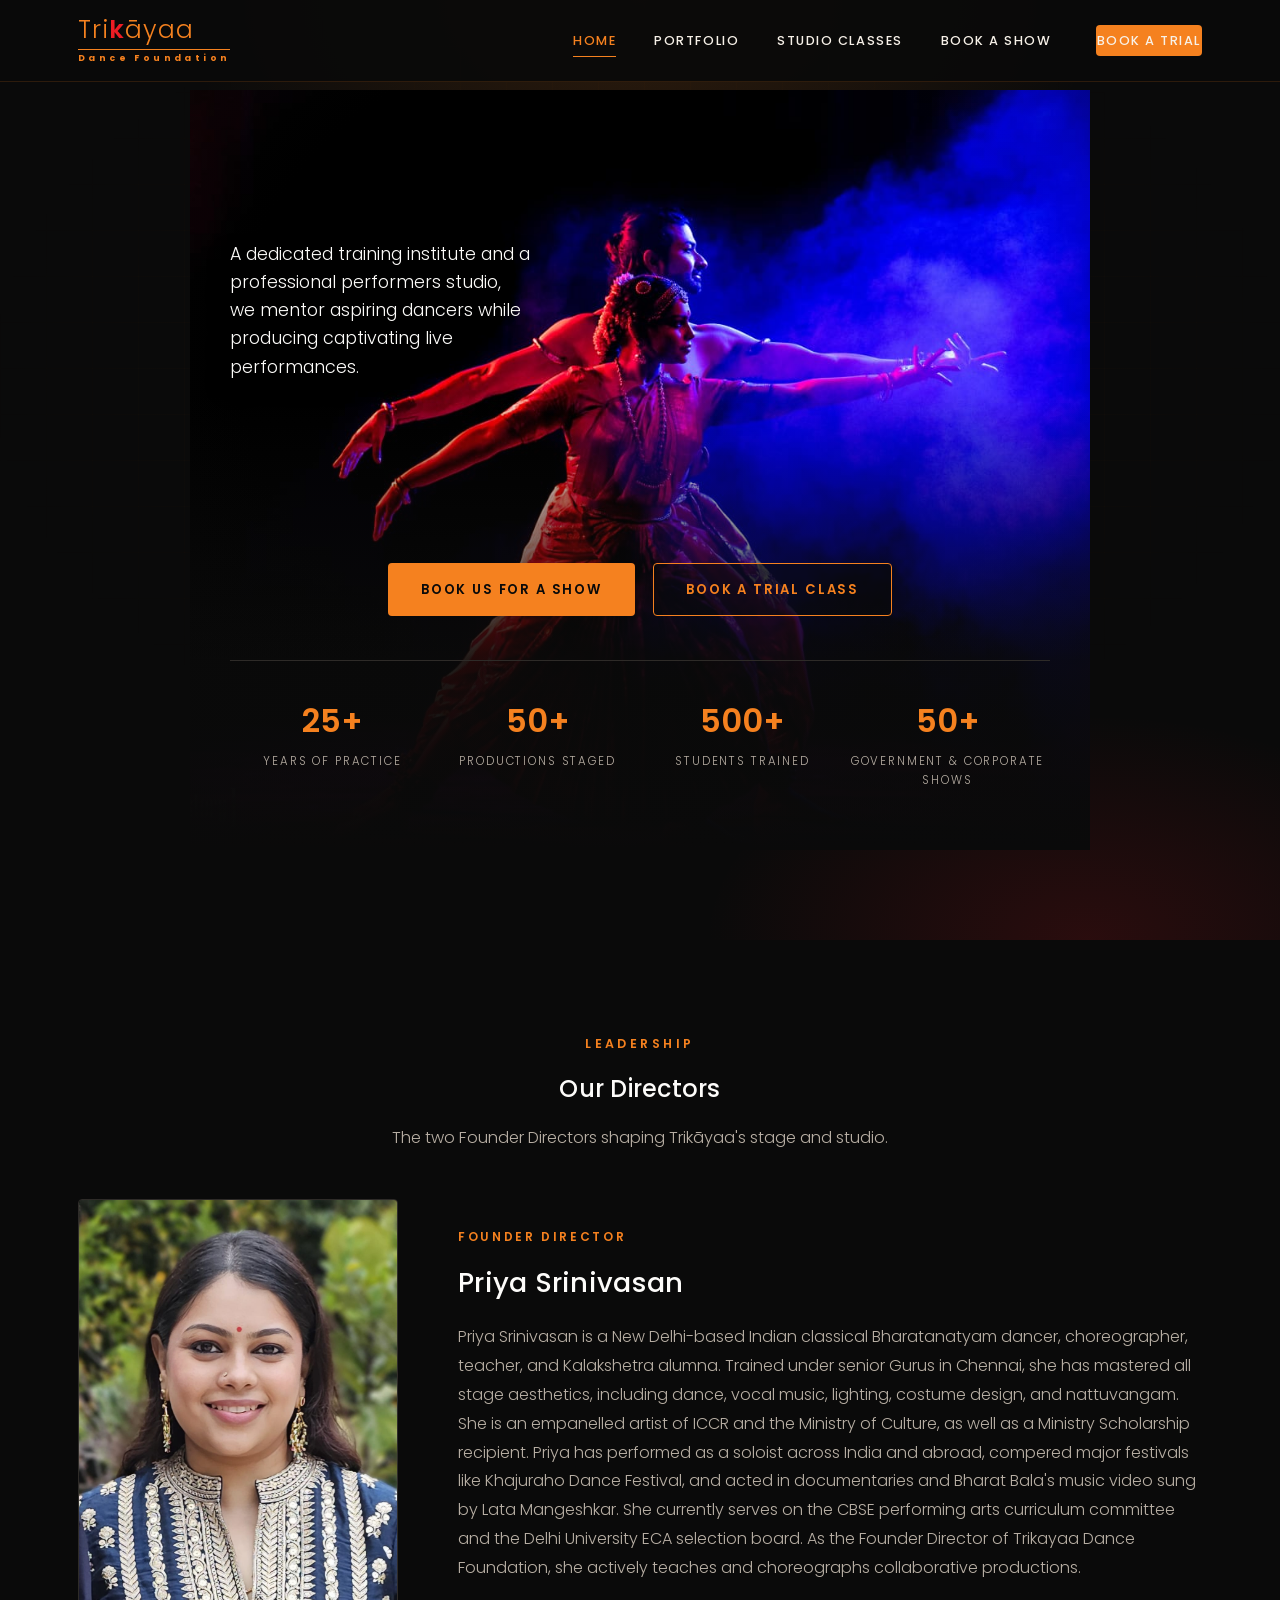
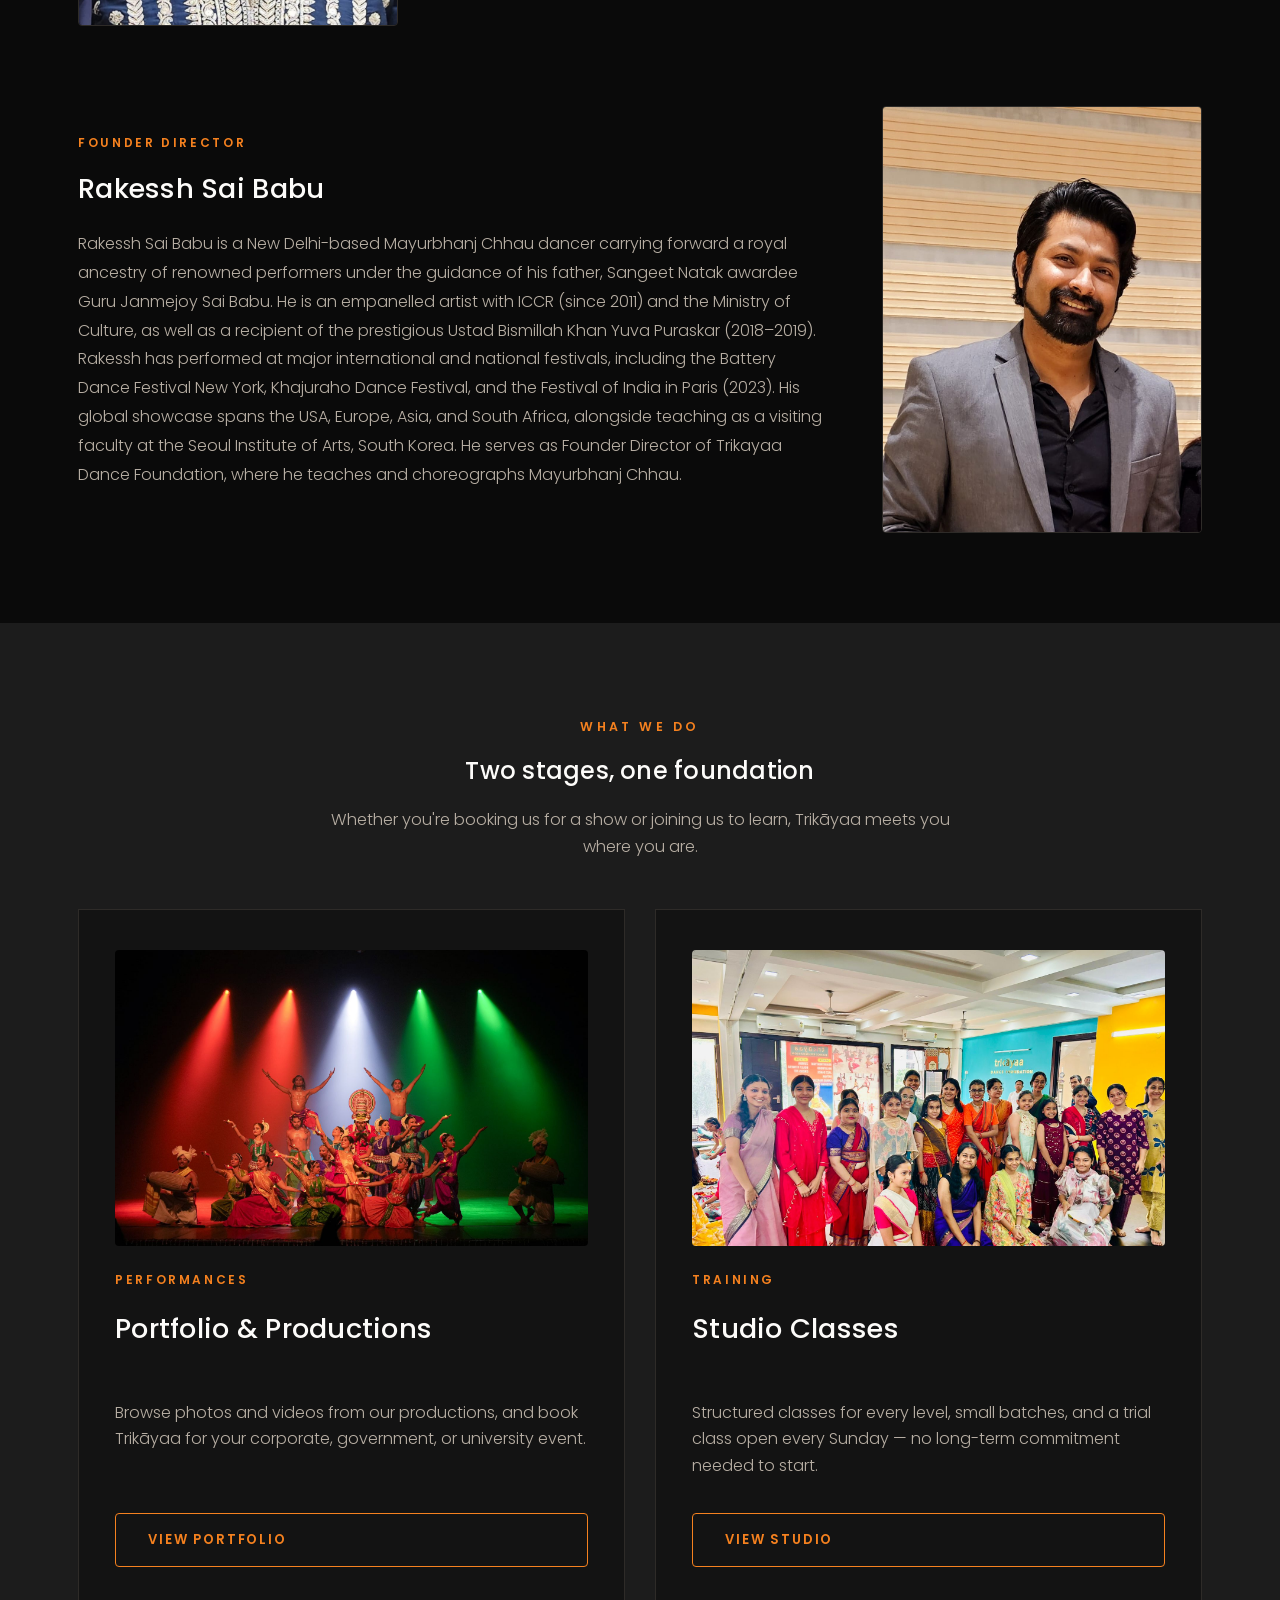
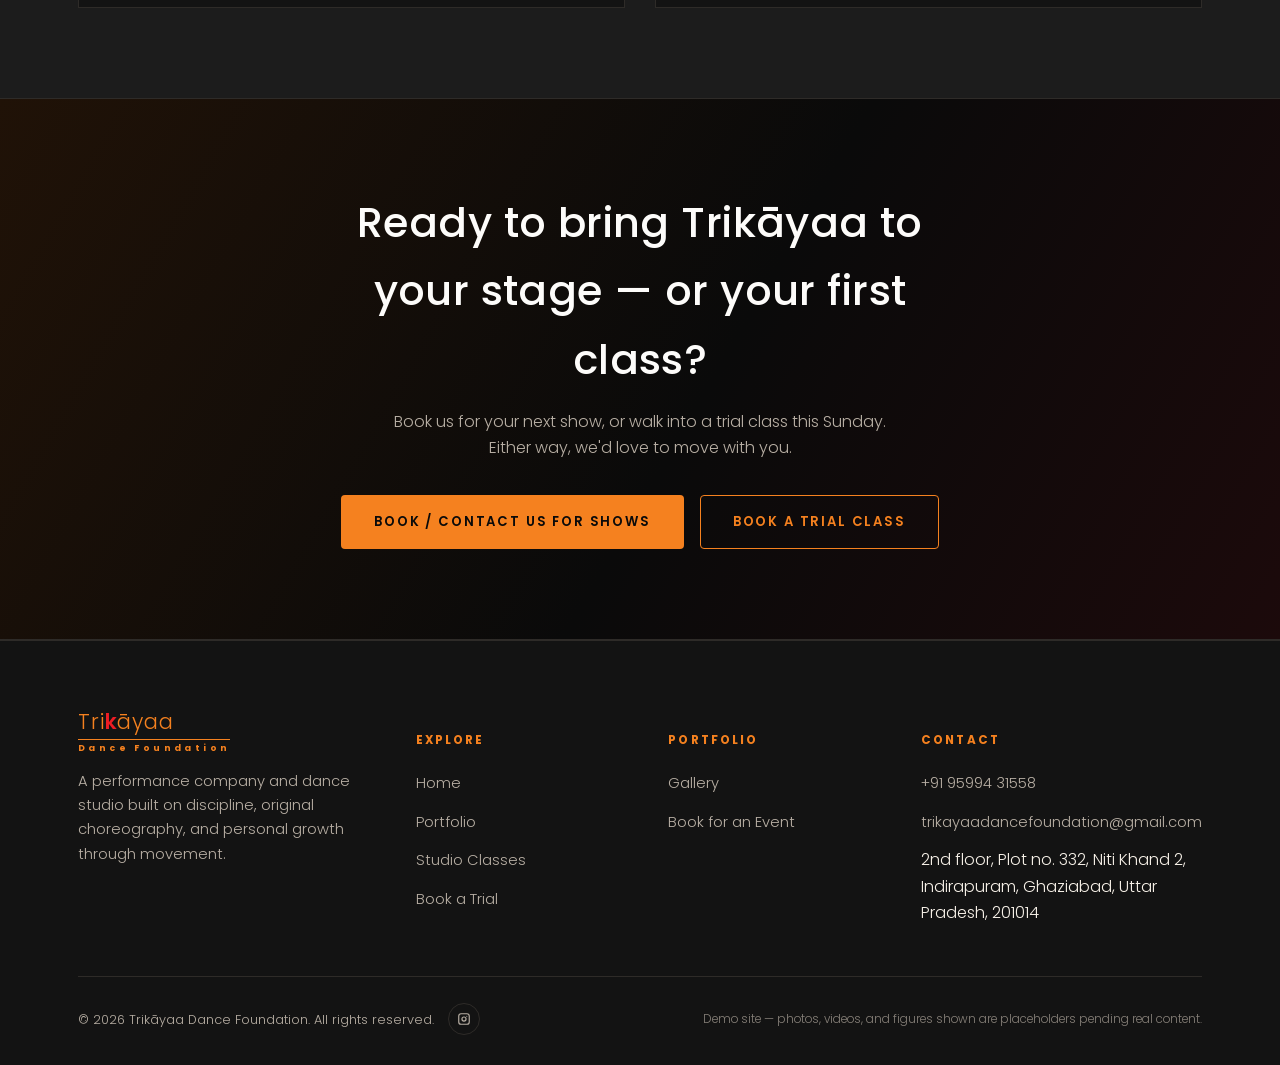
<file: index.html>
<!DOCTYPE html>
<html lang="en">
<head>
<meta charset="UTF-8">
<meta name="viewport" content="width=device-width, initial-scale=1.0">
<title>Trikāyaa Dance Foundation | Bharatanatyam Performances &amp; Dance Studio</title>
<meta name="description" content="Trikāyaa Dance Foundation — a Bharatanatyam performance company and dance studio. Explore our production portfolio and book a trial class, held every Sunday.">
<link rel="icon" type="image/svg+xml" href="assets/favicon.svg">
<link rel="preconnect" href="https://fonts.googleapis.com">
<link href="https://fonts.googleapis.com/css2?family=Poppins:wght@300;400;500;600;700&display=swap" rel="stylesheet">
<link rel="stylesheet" href="css/style.css">
</head>
<body>

<header class="site-header">
  <div class="container">
    <a href="index.html" class="logo">
      <span class="logo-mark">Tri<b>k</b>āyaa</span>
      <span class="logo-sub">Dance Foundation</span>
    </a>
    <nav class="nav-links">
      <a href="index.html" class="active">Home</a>
      <a href="portfolio.html">Portfolio</a>
      <a href="studio.html">Studio Classes</a>
      <a href="portfolio.html#book-show">Book a Show</a>
      <a href="studio.html#trial" class="btn btn-primary">Book a Trial</a>
    </nav>
    <button class="nav-toggle" aria-label="Toggle menu"><span></span><span></span><span></span></button>
  </div>
</header>

<section class="hero">
  <div class="container hero-inner">
    <p class="hero-tagline reveal">A dedicated training institute and a professional performers studio, we mentor aspiring dancers while producing captivating live performances.</p>
    <div class="hero-bottom">
      <div class="hero-cta">
        <a href="portfolio.html#book-show" class="btn btn-primary">Book Us for a Show</a>
        <a href="studio.html#trial" class="btn btn-outline">Book a Trial Class</a>
      </div>
      <div class="hero-stats reveal">
        <div><div class="num">25+</div><div class="label">Years of Practice</div></div>
        <div><div class="num">50+</div><div class="label">Productions Staged</div></div>
        <div><div class="num">500+</div><div class="label">Students Trained</div></div>
        <div><div class="num">50+</div><div class="label">Government &amp; Corporate Shows</div></div>
      </div>
    </div>
  </div>
</section>

<section class="bg-black" id="directors">
  <div class="container">
    <div class="section-head center reveal">
      <span class="eyebrow">Leadership</span>
      <h2>Our Directors</h2>
      <p>The two Founder Directors shaping Trikāyaa's stage and studio.</p>
    </div>

    <div class="director-row reveal">
      <div class="director-photo">
        <img src="assets/director-priya.jpeg" alt="Priya Srinivasan, Founder Director of Trikāyaa Dance Foundation">
      </div>
      <div class="director-bio">
        <span class="tag">Founder Director</span>
        <h3>Priya Srinivasan</h3>
        <p>Priya Srinivasan is a New Delhi-based Indian classical Bharatanatyam dancer, choreographer, teacher, and Kalakshetra alumna. Trained under senior Gurus in Chennai, she has mastered all stage aesthetics, including dance, vocal music, lighting, costume design, and nattuvangam. She is an empanelled artist of ICCR and the Ministry of Culture, as well as a Ministry Scholarship recipient. Priya has performed as a soloist across India and abroad, compered major festivals like Khajuraho Dance Festival, and acted in documentaries and Bharat Bala's music video sung by Lata Mangeshkar. She currently serves on the CBSE performing arts curriculum committee and the Delhi University ECA selection board. As the Founder Director of Trikayaa Dance Foundation, she actively teaches and choreographs collaborative productions.</p>
      </div>
    </div>

    <div class="director-row reverse reveal">
      <div class="director-photo">
        <img src="assets/director-rakesh.jpeg" alt="Rakessh Sai Babu, Founder Director of Trikāyaa Dance Foundation">
      </div>
      <div class="director-bio">
        <span class="tag">Founder Director</span>
        <h3>Rakessh Sai Babu</h3>
        <p>Rakessh Sai Babu is a New Delhi-based Mayurbhanj Chhau dancer carrying forward a royal ancestry of renowned performers under the guidance of his father, Sangeet Natak awardee Guru Janmejoy Sai Babu. He is an empanelled artist with ICCR (since 2011) and the Ministry of Culture, as well as a recipient of the prestigious Ustad Bismillah Khan Yuva Puraskar (2018–2019). Rakessh has performed at major international and national festivals, including the Battery Dance Festival New York, Khajuraho Dance Festival, and the Festival of India in Paris (2023). His global showcase spans the USA, Europe, Asia, and South Africa, alongside teaching as a visiting faculty at the Seoul Institute of Arts, South Korea. He serves as Founder Director of Trikayaa Dance Foundation, where he teaches and choreographs Mayurbhanj Chhau.</p>
      </div>
    </div>
  </div>
</section>

<section class="bg-charcoal">
  <div class="container">
    <div class="section-head center reveal">
      <span class="eyebrow">What We Do</span>
      <h2>Two stages, one foundation</h2>
      <p>Whether you're booking us for a show or joining us to learn, Trikāyaa meets you where you are.</p>
    </div>
    <div class="pillars">
      <div class="pillar-card reveal">
        <div class="pillar-thumb">
          <img src="assets/gallery/group-3.jpeg" alt="Trikāyaa ensemble performance">
        </div>
        <span class="tag">Performances</span>
        <h3>Portfolio &amp; Productions</h3>
        <p>Browse photos and videos from our productions, and book Trikāyaa for your corporate, government, or university event.</p>
        <a href="portfolio.html" class="btn btn-outline">View Portfolio</a>
      </div>
      <div class="pillar-card reveal">
        <div class="pillar-thumb">
          <img src="assets/studio-gallery/studio-1.jpeg" alt="Inside the Trikāyaa studio">
        </div>
        <span class="tag">Training</span>
        <h3>Studio Classes</h3>
        <p>Structured classes for every level, small batches, and a trial class open every Sunday — no long-term commitment needed to start.</p>
        <a href="studio.html" class="btn btn-outline">View Studio</a>
      </div>
    </div>
  </div>
</section>

<section class="cta-band">
  <div class="container reveal">
    <h2>Ready to bring Trikāyaa to your stage — or your first class?</h2>
    <p>Book us for your next show, or walk into a trial class this Sunday. Either way, we'd love to move with you.</p>
    <div class="cta-actions">
      <a href="portfolio.html#book-show" class="btn btn-primary">Book / Contact Us for Shows</a>
      <a href="studio.html#trial" class="btn btn-outline">Book a Trial Class</a>
    </div>
  </div>
</section>

<footer>
  <div class="container">
    <div class="footer-grid">
      <div>
        <a href="index.html" class="logo">
          <span class="logo-mark">Tri<b>k</b>āyaa</span>
          <span class="logo-sub">Dance Foundation</span>
        </a>
        <p>A performance company and dance studio built on discipline, original choreography, and personal growth through movement.</p>
      </div>
      <div class="footer-col">
        <h5>Explore</h5>
        <ul>
          <li><a href="index.html">Home</a></li>
          <li><a href="portfolio.html">Portfolio</a></li>
          <li><a href="studio.html">Studio Classes</a></li>
          <li><a href="studio.html#trial">Book a Trial</a></li>
        </ul>
      </div>
      <div class="footer-col">
        <h5>Portfolio</h5>
        <ul>
          <li><a href="portfolio.html#gallery">Gallery</a></li>
          <li><a href="portfolio.html#book-show">Book for an Event</a></li>
        </ul>
      </div>
      <div class="footer-col">
        <h5>Contact</h5>
        <ul>
          <li><a href="tel:+919599431558">+91 95994 31558</a></li>
          <li><a href="mailto:trikayaadancefoundation@gmail.com">trikayaadancefoundation@gmail.com</a></li>
          <li>2nd floor, Plot no. 332, Niti Khand 2, Indirapuram, Ghaziabad, Uttar Pradesh, 201014</li>
        </ul>
      </div>
    </div>
    <div class="footer-bottom">
      <div class="footer-bottom-left">
        <span>© 2026 Trikāyaa Dance Foundation. All rights reserved.</span>
        <a href="https://www.instagram.com/trikayaadancefoundation" target="_blank" rel="noopener noreferrer" class="footer-social" aria-label="Instagram">
          <svg viewBox="0 0 24 24"><path d="M7 2h10a5 5 0 015 5v10a5 5 0 01-5 5H7a5 5 0 01-5-5V7a5 5 0 015-5zm0 2a3 3 0 00-3 3v10a3 3 0 003 3h10a3 3 0 003-3V7a3 3 0 00-3-3H7zm5 3.5a4.5 4.5 0 110 9 4.5 4.5 0 010-9zm0 2a2.5 2.5 0 100 5 2.5 2.5 0 000-5zm4.8-3.2a1 1 0 110 2 1 1 0 010-2z"/></svg>
        </a>
      </div>
      <span class="disclaimer">Demo site — photos, videos, and figures shown are placeholders pending real content.</span>
    </div>
  </div>
</footer>

<div class="lightbox" id="lightbox">
  <div class="lightbox-card">
    <button class="lightbox-close" data-lightbox-close>&times;</button>
    <img id="lightbox-img" alt="">
    <video id="lightbox-video" controls playsinline></video>
    <div class="ph-icon-lg"><svg viewBox="0 0 24 24"><path d="M9 3l-1.5 2H4a2 2 0 00-2 2v11a2 2 0 002 2h16a2 2 0 002-2V7a2 2 0 00-2-2h-3.5L15 3H9zm3 5a5 5 0 110 10 5 5 0 010-10zm0 2a3 3 0 100 6 3 3 0 000-6z"/></svg></div>
    <h3 id="lightbox-title">Media Placeholder</h3>
    <p id="lightbox-body" class="muted"></p>
  </div>
</div>

<script src="js/main.js"></script>
</body>
</html>
</file>
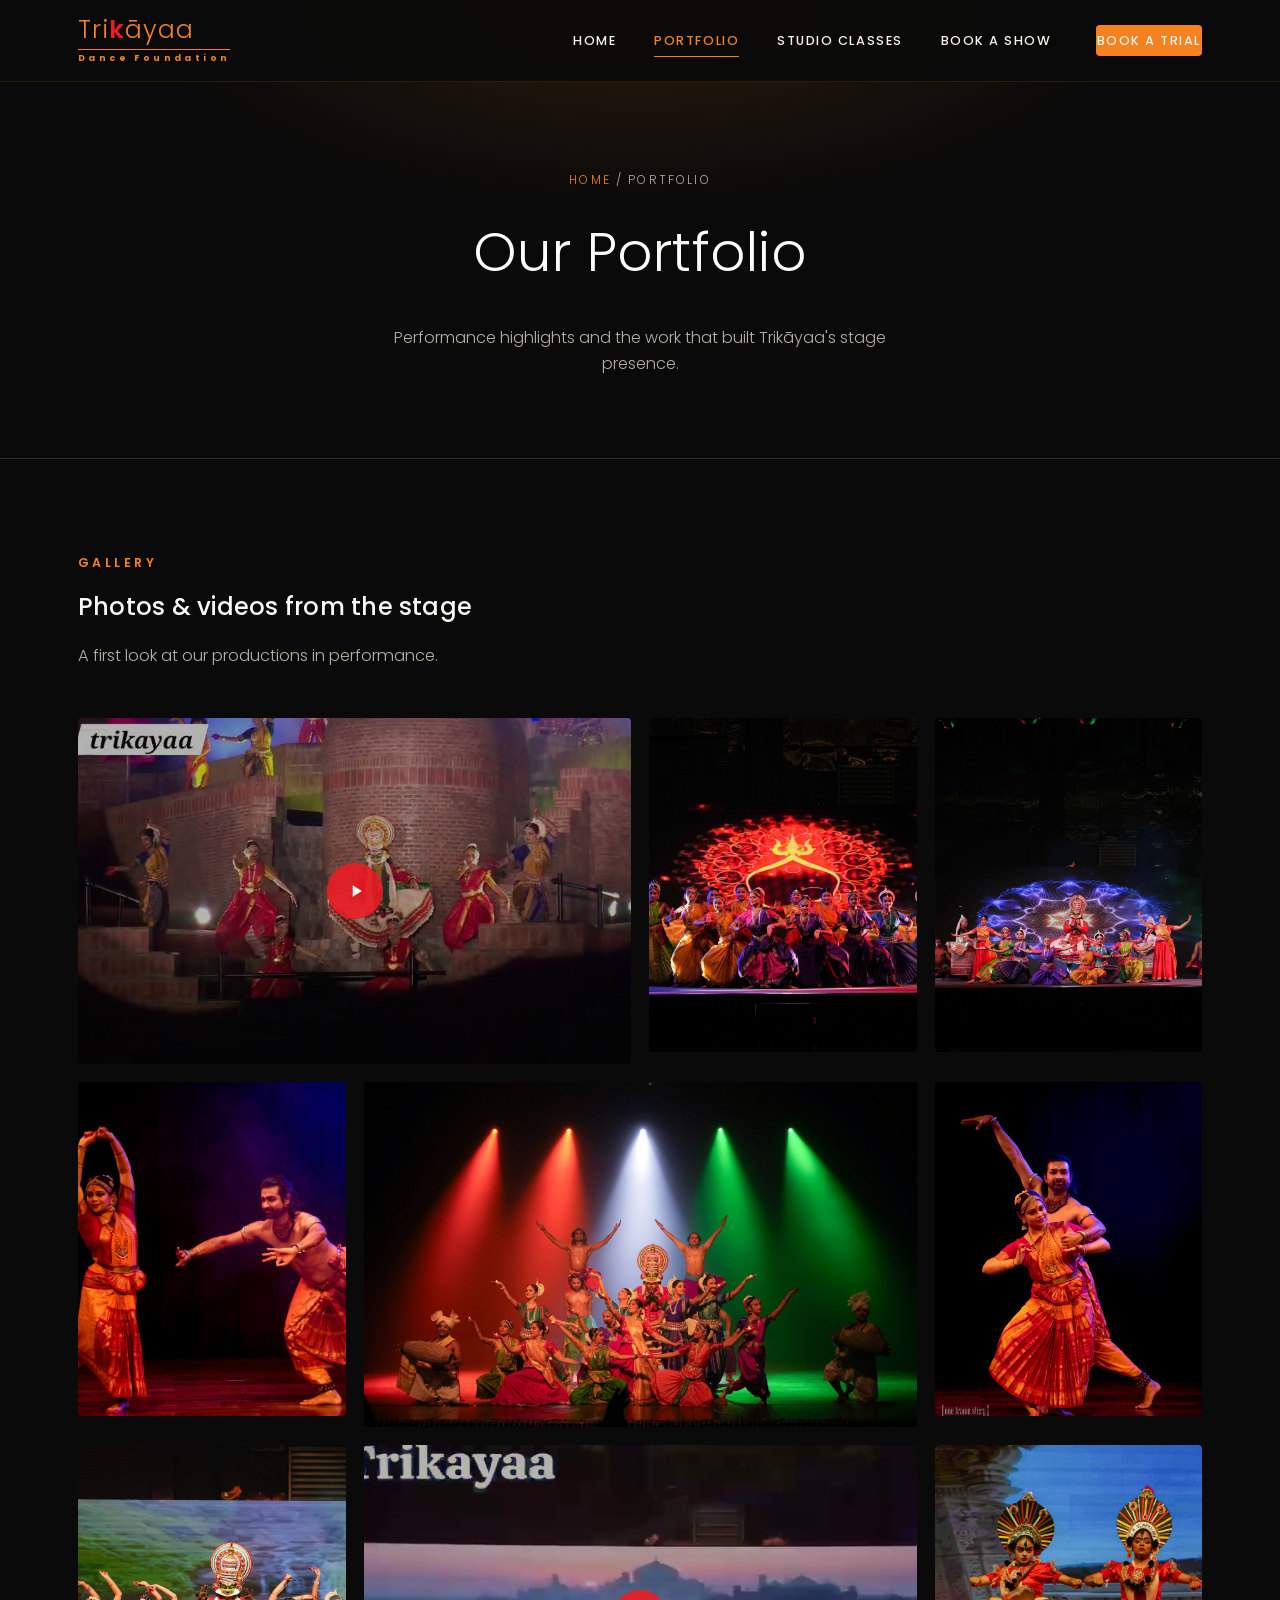
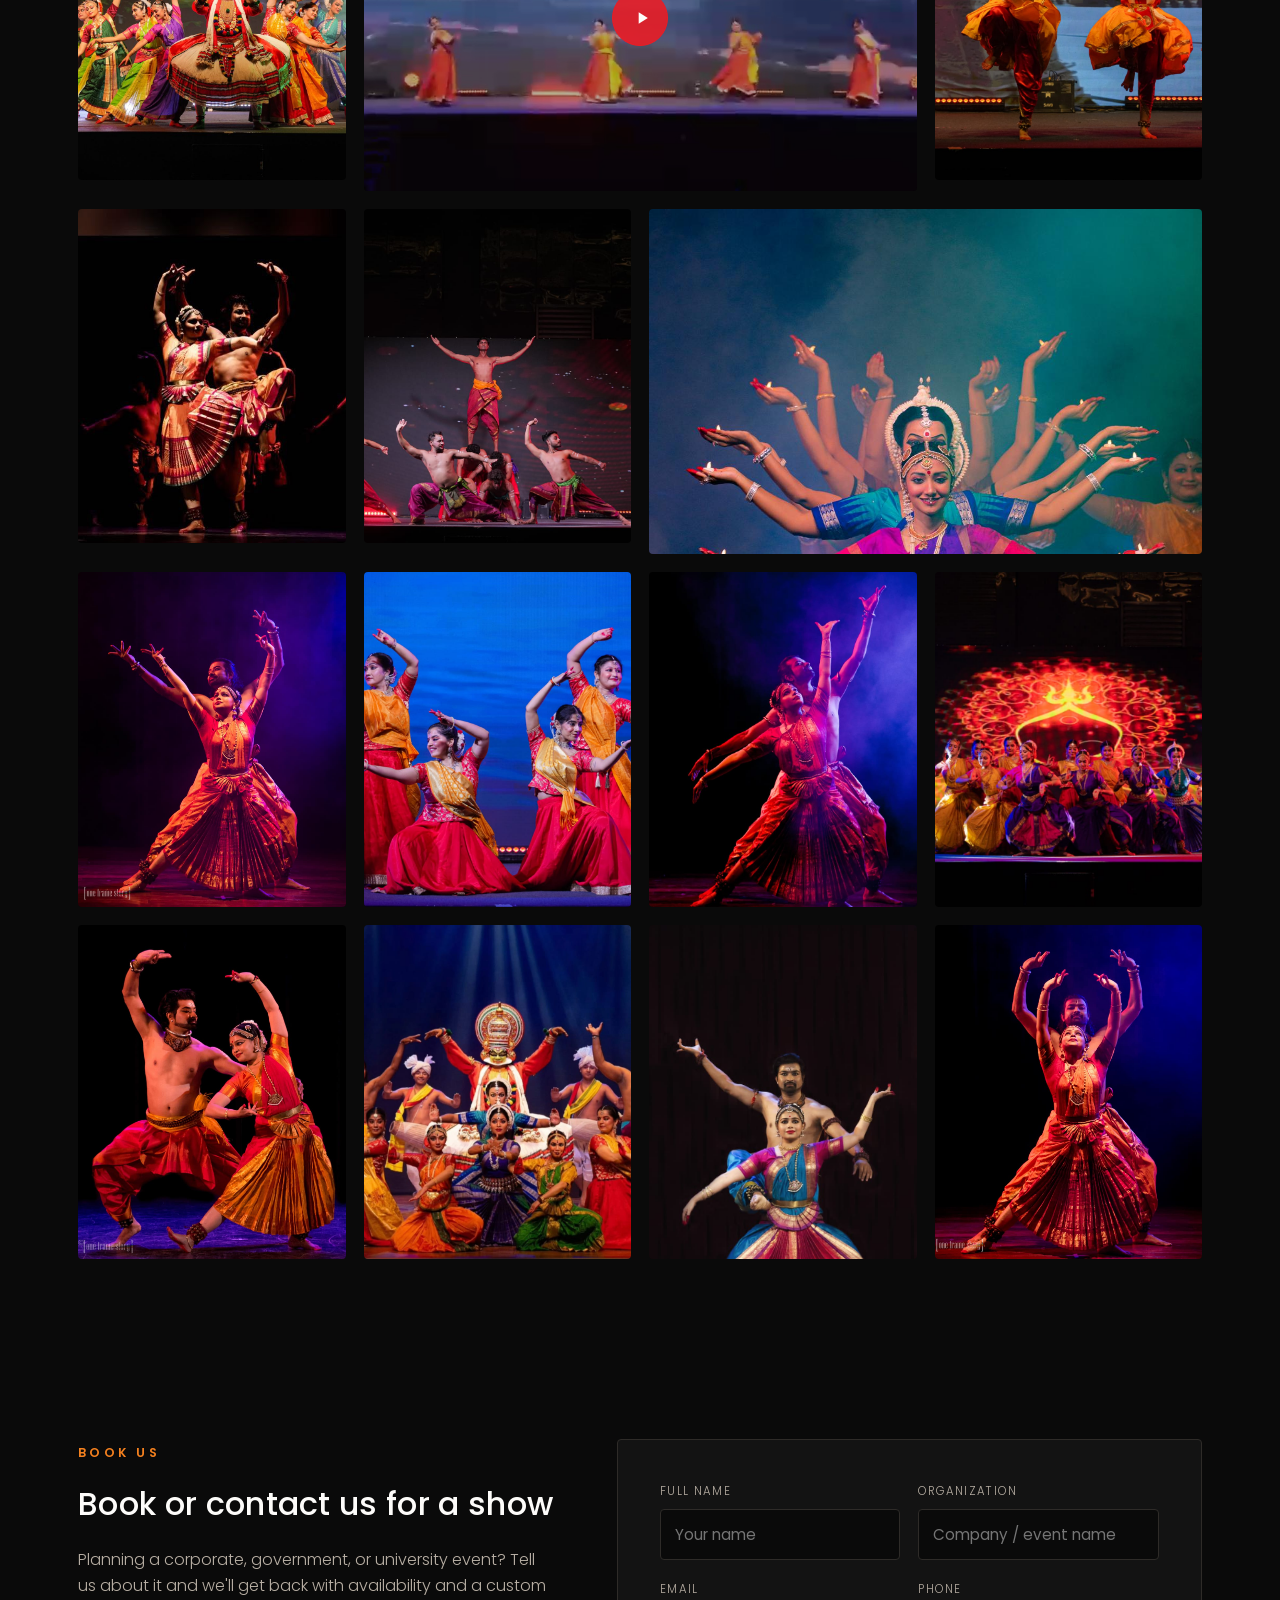
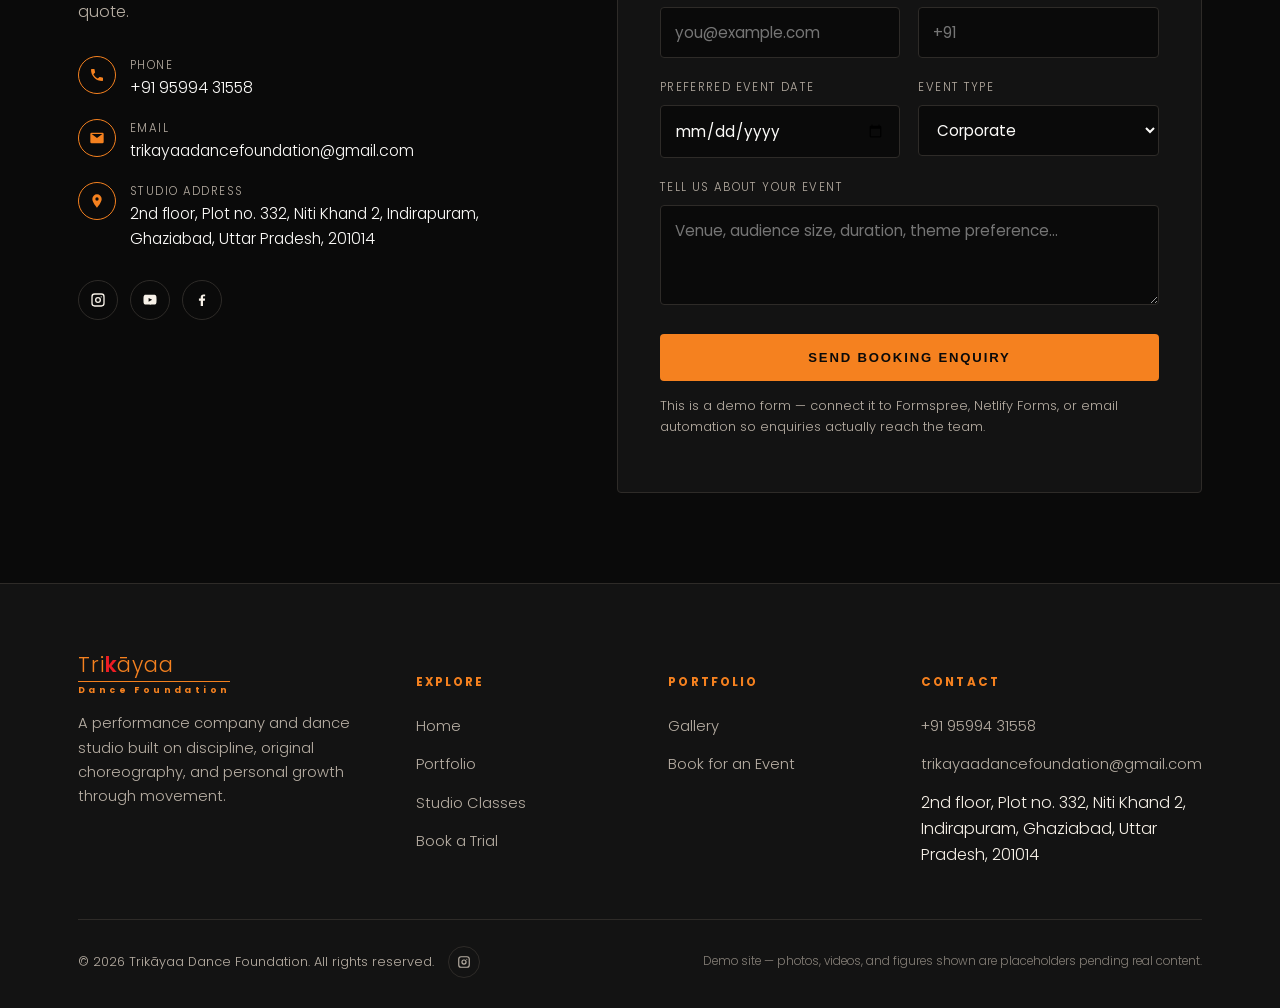
<file: portfolio.html>
<!DOCTYPE html>
<html lang="en">
<head>
<meta charset="UTF-8">
<meta name="viewport" content="width=device-width, initial-scale=1.0">
<title>Portfolio | Trikāyaa Dance Foundation</title>
<meta name="description" content="Explore Trikāyaa Dance Foundation's performance portfolio and book us for your next event.">
<link rel="icon" type="image/svg+xml" href="assets/favicon.svg">
<link rel="preconnect" href="https://fonts.googleapis.com">
<link href="https://fonts.googleapis.com/css2?family=Poppins:wght@300;400;500;600;700&display=swap" rel="stylesheet">
<link rel="stylesheet" href="css/style.css">
</head>
<body>

<header class="site-header">
  <div class="container">
    <a href="index.html" class="logo">
      <span class="logo-mark">Tri<b>k</b>āyaa</span>
      <span class="logo-sub">Dance Foundation</span>
    </a>
    <nav class="nav-links">
      <a href="index.html">Home</a>
      <a href="portfolio.html" class="active">Portfolio</a>
      <a href="studio.html">Studio Classes</a>
      <a href="portfolio.html#book-show">Book a Show</a>
      <a href="studio.html#trial" class="btn btn-primary">Book a Trial</a>
    </nav>
    <button class="nav-toggle" aria-label="Toggle menu"><span></span><span></span><span></span></button>
  </div>
</header>

<section class="page-banner">
  <div class="container">
    <div class="breadcrumb"><a href="index.html">Home</a> / Portfolio</div>
    <h1>Our Portfolio</h1>
    <p>Performance highlights and the work that built Trikāyaa's stage presence.</p>
  </div>
</section>

<section class="bg-black" id="gallery">
  <div class="container">
    <div class="section-head reveal">
      <span class="eyebrow">Gallery</span>
      <h2>Photos &amp; videos from the stage</h2>
      <p>A first look at our productions in performance.</p>
    </div>
    <div class="media-grid" id="gallery-grid">
      <div class="gallery-video wide" data-lightbox data-title="Ensemble Performance — Full Reel" data-video="assets/gallery/video-1.mp4">
        <img src="assets/gallery/video-1-poster.jpg" alt="Trikāyaa ensemble performance video thumbnail" loading="lazy">
        <div class="play-badge"><svg viewBox="0 0 24 24"><path d="M8 5v14l11-7z"/></svg></div>
      </div>
      <div class="gallery-photo" data-category="group" data-lightbox data-title="Ensemble Formation — Full Cast" data-image="assets/gallery/group-1.jpeg">
        <img src="assets/gallery/group-1.jpeg" alt="Trikāyaa ensemble performance" loading="lazy">
      </div>
      <div class="gallery-photo" data-category="group" data-lightbox data-title="Ensemble Formation — Mythological Character" data-image="assets/gallery/group-2.jpeg">
        <img src="assets/gallery/group-2.jpeg" alt="Trikāyaa ensemble performance with a mythological character" loading="lazy">
      </div>
      <div class="gallery-photo" data-category="duet" data-lightbox data-title="Duet — Wide Stage Frame" data-image="assets/gallery/duet-1.jpeg">
        <img src="assets/gallery/duet-1.jpeg" alt="Trikāyaa duet performance" loading="lazy">
      </div>
      <div class="gallery-photo wide" data-category="group" data-lightbox data-title="Finale — Human Pyramid" data-image="assets/gallery/group-3.jpeg">
        <img src="assets/gallery/group-3.jpeg" alt="Trikāyaa finale human pyramid formation" loading="lazy">
      </div>
      <div class="gallery-photo" data-category="duet" data-lightbox data-title="Duet — Classical Repertoire" data-image="assets/gallery/duet-2.jpeg">
        <img src="assets/gallery/duet-2.jpeg" alt="Trikāyaa duet performance" loading="lazy">
      </div>
      <div class="gallery-photo" data-category="group" data-lightbox data-title="Ensemble — Full Company" data-image="assets/gallery/group-4.jpeg">
        <img src="assets/gallery/group-4.jpeg" alt="Trikāyaa ensemble performance" loading="lazy">
      </div>
      <div class="gallery-video wide" data-lightbox data-title="Group Performance — Highlights Reel" data-video="assets/gallery/video-2.mp4">
        <img src="assets/gallery/video-2-poster.jpg" alt="Trikāyaa group performance video thumbnail" loading="lazy">
        <div class="play-badge"><svg viewBox="0 0 24 24"><path d="M8 5v14l11-7z"/></svg></div>
      </div>
      <div class="gallery-photo" data-category="group" data-lightbox data-title="Group Piece — Ornate Headdress" data-image="assets/gallery/group-5.jpeg">
        <img src="assets/gallery/group-5.jpeg" alt="Trikāyaa group performance in ornate headdress" loading="lazy">
      </div>
      <div class="gallery-photo" data-category="duet" data-lightbox data-title="Duet — Close-Up" data-image="assets/gallery/duet-3.jpeg">
        <img src="assets/gallery/duet-3.jpeg" alt="Trikāyaa duet performance close-up" loading="lazy">
      </div>
      <div class="gallery-photo" data-category="group" data-lightbox data-title="All-Male Ensemble — Human Tower" data-image="assets/gallery/group-6.jpeg">
        <img src="assets/gallery/group-6.jpeg" alt="Trikāyaa all-male ensemble human tower formation" loading="lazy">
      </div>
      <div class="gallery-photo wide" data-category="group" data-lightbox data-title="Multi-Armed Formation — Devotional Piece" data-image="assets/gallery/group-8.jpeg">
        <img src="assets/gallery/group-8.jpeg" alt="Trikāyaa multi-armed devotional formation with lamps" loading="lazy">
      </div>
      <div class="gallery-photo" data-category="duet" data-lightbox data-title="Duet — Expressive Piece" data-image="assets/gallery/duet-4.jpeg">
        <img src="assets/gallery/duet-4.jpeg" alt="Trikāyaa duet performance" loading="lazy">
      </div>
      <div class="gallery-photo" data-category="group" data-lightbox data-title="Group Formation — Classical Repertoire" data-image="assets/gallery/group-7.jpeg">
        <img src="assets/gallery/group-7.jpeg" alt="Trikāyaa group performance" loading="lazy">
      </div>
      <div class="gallery-photo" data-category="duet" data-lightbox data-title="Duet — Reaching Skyward" data-image="assets/gallery/duet-5.jpeg">
        <img src="assets/gallery/duet-5.jpeg" alt="Trikāyaa duet performance" loading="lazy">
      </div>
      <div class="gallery-photo" data-category="group" data-lightbox data-title="Ensemble Formation — Stage Line-Up" data-image="assets/gallery/group-9.jpeg">
        <img src="assets/gallery/group-9.jpeg" alt="Trikāyaa ensemble stage line-up" loading="lazy">
      </div>
      <div class="gallery-photo" data-category="duet" data-lightbox data-title="Duet — Face to Face" data-image="assets/gallery/duet-6.jpeg">
        <img src="assets/gallery/duet-6.jpeg" alt="Trikāyaa duet performance" loading="lazy">
      </div>
      <div class="gallery-photo" data-category="group" data-lightbox data-title="Ensemble Finale — Full Company" data-image="assets/gallery/group-10.jpeg">
        <img src="assets/gallery/group-10.jpeg" alt="Trikāyaa ensemble finale" loading="lazy">
      </div>
      <div class="gallery-photo" data-category="duet" data-lightbox data-title="Duet — Blue &amp; Gold Costume" data-image="assets/gallery/duet-7.jpeg">
        <img src="assets/gallery/duet-7.jpeg" alt="Trikāyaa duet performance in blue and gold costume" loading="lazy">
      </div>
      <div class="gallery-photo" data-category="duet" data-lightbox data-title="Duet — Arms Aligned" data-image="assets/gallery/duet-8.jpeg">
        <img src="assets/gallery/duet-8.jpeg" alt="Trikāyaa duet performance" loading="lazy">
      </div>
    </div>
  </div>
</section>

<section class="bg-black" id="book-show">
  <div class="container">
    <div class="book-wrap">
      <div class="book-info reveal">
        <span class="eyebrow">Book Us</span>
        <h2>Book or contact us for a show</h2>
        <p class="muted">Planning a corporate, government, or university event? Tell us about it and we'll get back with availability and a custom quote.</p>
        <div class="contact-list">
          <div class="row">
            <div class="ic"><svg viewBox="0 0 24 24"><path d="M6.6 10.8c1.4 2.8 3.8 5.2 6.6 6.6l2.2-2.2c.3-.3.7-.4 1-.2 1.1.4 2.3.6 3.6.6.6 0 1 .4 1 1V20c0 .6-.4 1-1 1C10.6 21 3 13.4 3 4c0-.6.4-1 1-1h3.5c.6 0 1 .4 1 1 0 1.3.2 2.5.6 3.6.1.4 0 .8-.2 1l-2.3 2.2z"/></svg></div>
            <div><div class="label">Phone</div><div class="val"><a href="tel:+919599431558">+91 95994 31558</a></div></div>
          </div>
          <div class="row">
            <div class="ic"><svg viewBox="0 0 24 24"><path d="M2 6a2 2 0 012-2h16a2 2 0 012 2v12a2 2 0 01-2 2H4a2 2 0 01-2-2V6zm2 0l8 6 8-6"/></svg></div>
            <div><div class="label">Email</div><div class="val"><a href="mailto:trikayaadancefoundation@gmail.com">trikayaadancefoundation@gmail.com</a></div></div>
          </div>
          <div class="row">
            <div class="ic"><svg viewBox="0 0 24 24"><path d="M12 2a7 7 0 00-7 7c0 5.25 7 13 7 13s7-7.75 7-13a7 7 0 00-7-7zm0 9.5A2.5 2.5 0 1112 6.5a2.5 2.5 0 010 5z"/></svg></div>
            <div><div class="label">Studio Address</div><div class="val">2nd floor, Plot no. 332, Niti Khand 2, Indirapuram, Ghaziabad, Uttar Pradesh, 201014</div></div>
          </div>
        </div>
        <div class="social-row">
          <a href="https://www.instagram.com/trikayaadancefoundation" target="_blank" rel="noopener noreferrer" aria-label="Instagram"><svg viewBox="0 0 24 24"><path d="M7 2h10a5 5 0 015 5v10a5 5 0 01-5 5H7a5 5 0 01-5-5V7a5 5 0 015-5zm0 2a3 3 0 00-3 3v10a3 3 0 003 3h10a3 3 0 003-3V7a3 3 0 00-3-3H7zm5 3.5a4.5 4.5 0 110 9 4.5 4.5 0 010-9zm0 2a2.5 2.5 0 100 5 2.5 2.5 0 000-5zm4.8-3.2a1 1 0 110 2 1 1 0 010-2z"/></svg></a>
          <a href="#" aria-label="YouTube"><svg viewBox="0 0 24 24"><path d="M21.6 7.2s-.2-1.5-.8-2.1c-.8-.8-1.7-.8-2.1-.9C15.9 4 12 4 12 4s-3.9 0-6.7.2c-.4 0-1.3.1-2.1.9-.6.6-.8 2.1-.8 2.1S2.2 9 2.2 10.7v1.6c0 1.8.2 3.5.2 3.5s.2 1.5.8 2.1c.8.8 1.8.8 2.3.9 1.7.1 6.5.2 6.5.2s3.9 0 6.7-.2c.4 0 1.3-.1 2.1-.9.6-.6.8-2.1.8-2.1s.2-1.7.2-3.5v-1.6c0-1.7-.2-3.5-.2-3.5zM9.9 14.6V8.9l5.4 2.9-5.4 2.8z"/></svg></a>
          <a href="#" aria-label="Facebook"><svg viewBox="0 0 24 24"><path d="M13.5 21v-8h2.7l.4-3.1h-3.1V8c0-.9.25-1.5 1.55-1.5H16.7V3.7C16.4 3.66 15.4 3.57 14.2 3.57c-2.4 0-4.1 1.47-4.1 4.17v2.15H7.4v3.1h2.7V21h3.4z"/></svg></a>
        </div>
      </div>
      <div class="form-panel reveal">
        <form data-demo-form>
          <div class="form-row">
            <div class="field"><label for="p-name">Full Name</label><input id="p-name" name="name" type="text" required placeholder="Your name"></div>
            <div class="field"><label for="p-org">Organization</label><input id="p-org" name="org" type="text" placeholder="Company / event name"></div>
          </div>
          <div class="form-row">
            <div class="field"><label for="p-email">Email</label><input id="p-email" name="email" type="email" required placeholder="you@example.com"></div>
            <div class="field"><label for="p-phone">Phone</label><input id="p-phone" name="phone" type="tel" required placeholder="+91"></div>
          </div>
          <div class="form-row">
            <div class="field"><label for="p-date">Preferred Event Date</label><input id="p-date" name="event_date" type="date"></div>
            <div class="field">
              <label for="p-type">Event Type</label>
              <select id="p-type" name="event_type">
                <option>Corporate</option>
                <option>Government</option>
                <option>University</option>
              </select>
            </div>
          </div>
          <div class="field">
            <label for="p-message">Tell us about your event</label>
            <textarea id="p-message" name="message" placeholder="Venue, audience size, duration, theme preference..."></textarea>
          </div>
          <button type="submit" class="btn btn-primary btn-block">Send Booking Enquiry</button>
          <p class="form-note">This is a demo form — connect it to Formspree, Netlify Forms, or email automation so enquiries actually reach the team.</p>
          <div class="form-success"></div>
        </form>
      </div>
    </div>
  </div>
</section>

<footer>
  <div class="container">
    <div class="footer-grid">
      <div>
        <a href="index.html" class="logo">
          <span class="logo-mark">Tri<b>k</b>āyaa</span>
          <span class="logo-sub">Dance Foundation</span>
        </a>
        <p>A performance company and dance studio built on discipline, original choreography, and personal growth through movement.</p>
      </div>
      <div class="footer-col">
        <h5>Explore</h5>
        <ul>
          <li><a href="index.html">Home</a></li>
          <li><a href="portfolio.html">Portfolio</a></li>
          <li><a href="studio.html">Studio Classes</a></li>
          <li><a href="studio.html#trial">Book a Trial</a></li>
        </ul>
      </div>
      <div class="footer-col">
        <h5>Portfolio</h5>
        <ul>
          <li><a href="portfolio.html#gallery">Gallery</a></li>
          <li><a href="portfolio.html#book-show">Book for an Event</a></li>
        </ul>
      </div>
      <div class="footer-col">
        <h5>Contact</h5>
        <ul>
          <li><a href="tel:+919599431558">+91 95994 31558</a></li>
          <li><a href="mailto:trikayaadancefoundation@gmail.com">trikayaadancefoundation@gmail.com</a></li>
          <li>2nd floor, Plot no. 332, Niti Khand 2, Indirapuram, Ghaziabad, Uttar Pradesh, 201014</li>
        </ul>
      </div>
    </div>
    <div class="footer-bottom">
      <div class="footer-bottom-left">
        <span>© 2026 Trikāyaa Dance Foundation. All rights reserved.</span>
        <a href="https://www.instagram.com/trikayaadancefoundation" target="_blank" rel="noopener noreferrer" class="footer-social" aria-label="Instagram">
          <svg viewBox="0 0 24 24"><path d="M7 2h10a5 5 0 015 5v10a5 5 0 01-5 5H7a5 5 0 01-5-5V7a5 5 0 015-5zm0 2a3 3 0 00-3 3v10a3 3 0 003 3h10a3 3 0 003-3V7a3 3 0 00-3-3H7zm5 3.5a4.5 4.5 0 110 9 4.5 4.5 0 010-9zm0 2a2.5 2.5 0 100 5 2.5 2.5 0 000-5zm4.8-3.2a1 1 0 110 2 1 1 0 010-2z"/></svg>
        </a>
      </div>
      <span class="disclaimer">Demo site — photos, videos, and figures shown are placeholders pending real content.</span>
    </div>
  </div>
</footer>

<div class="lightbox" id="lightbox">
  <div class="lightbox-card">
    <button class="lightbox-close" data-lightbox-close>&times;</button>
    <img id="lightbox-img" alt="">
    <video id="lightbox-video" controls playsinline></video>
    <div class="ph-icon-lg"><svg viewBox="0 0 24 24"><path d="M9 3l-1.5 2H4a2 2 0 00-2 2v11a2 2 0 002 2h16a2 2 0 002-2V7a2 2 0 00-2-2h-3.5L15 3H9zm3 5a5 5 0 110 10 5 5 0 010-10zm0 2a3 3 0 100 6 3 3 0 000-6z"/></svg></div>
    <h3 id="lightbox-title">Media Placeholder</h3>
    <p id="lightbox-body" class="muted"></p>
  </div>
</div>

<script src="js/main.js"></script>
</body>
</html>
</file>
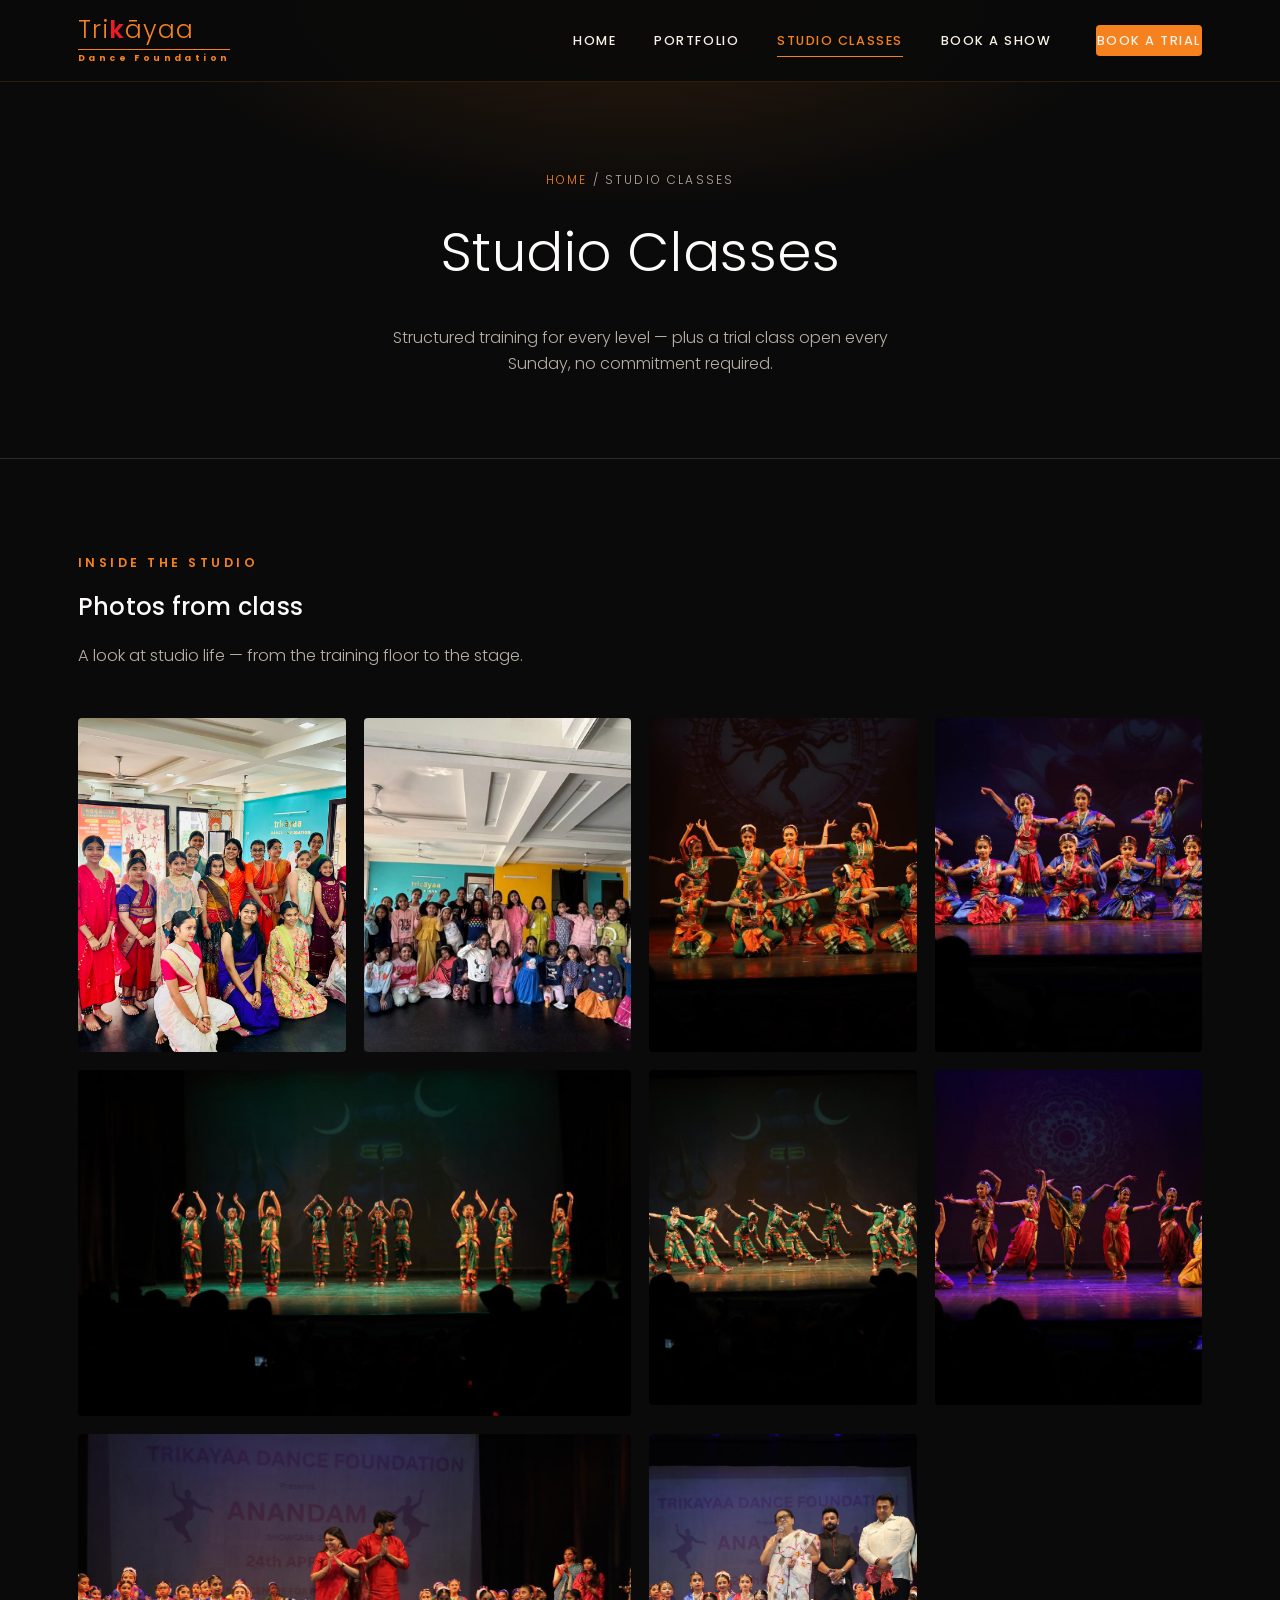
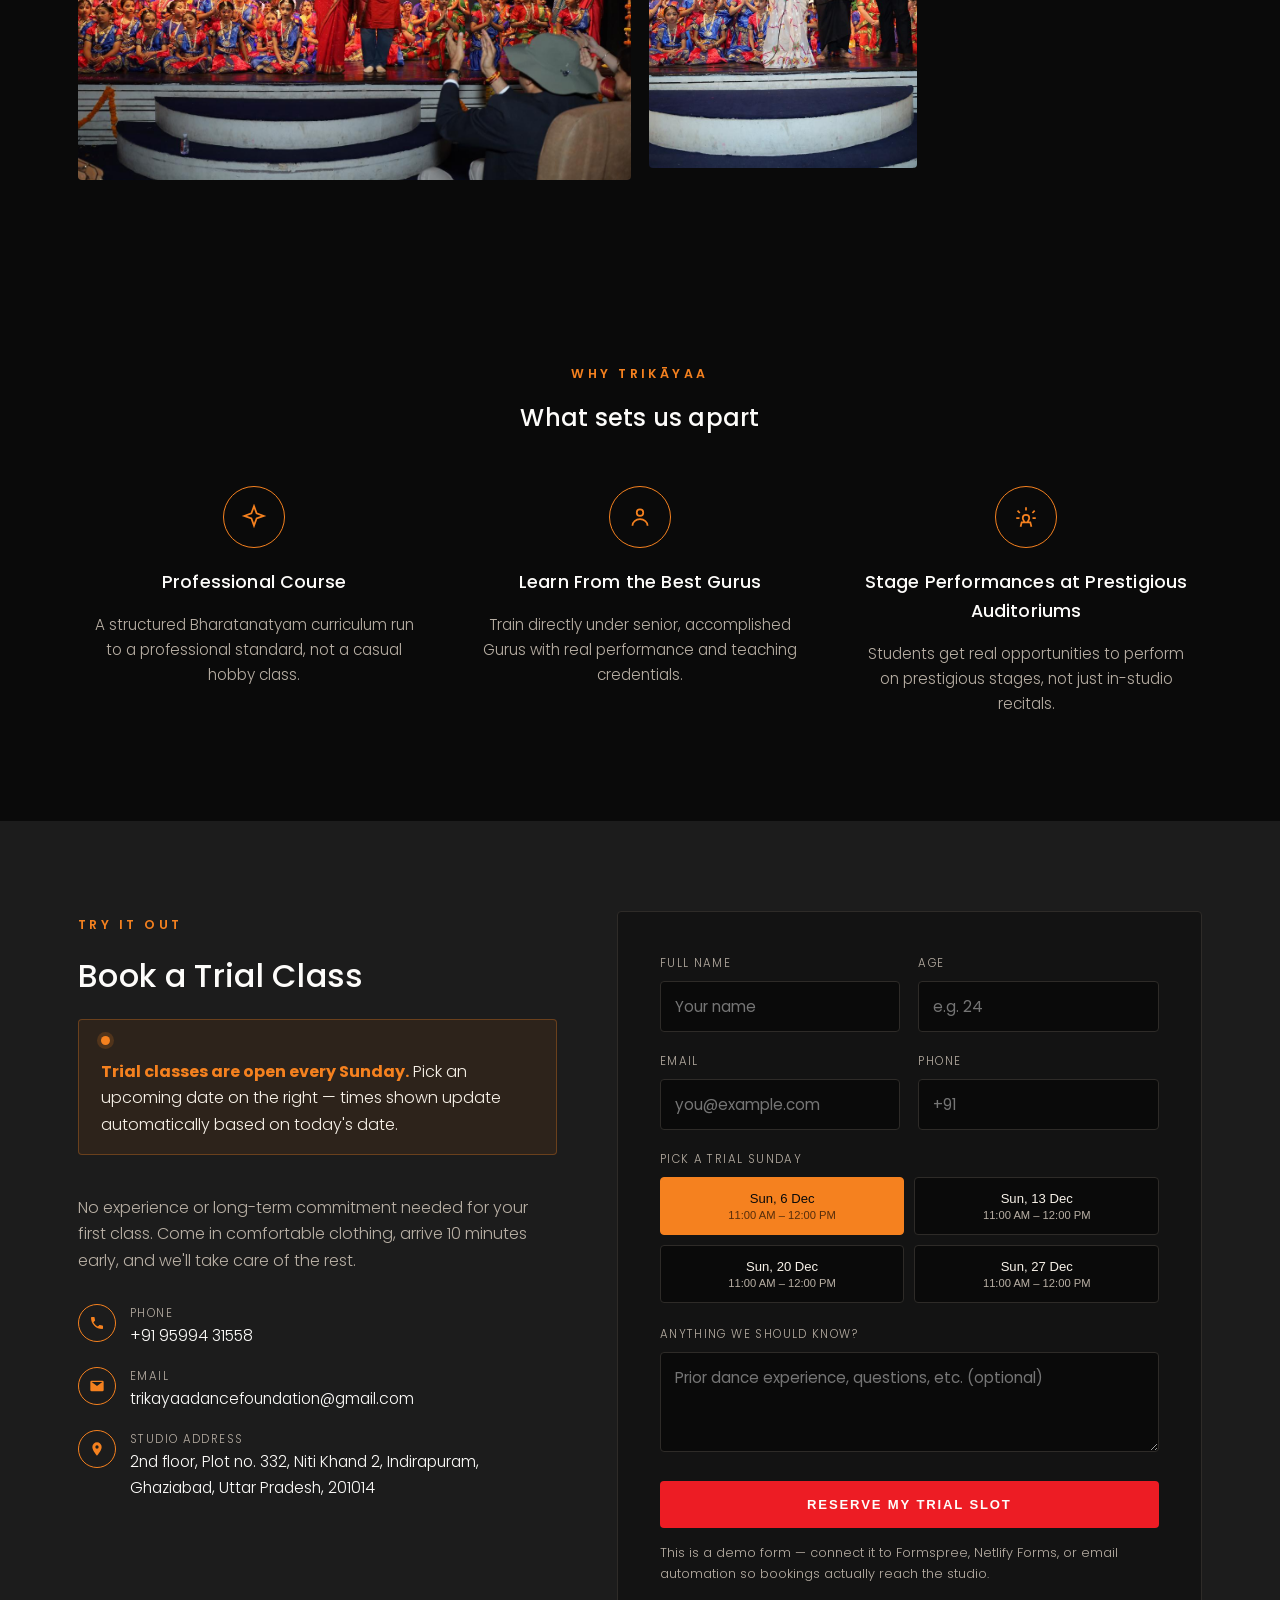
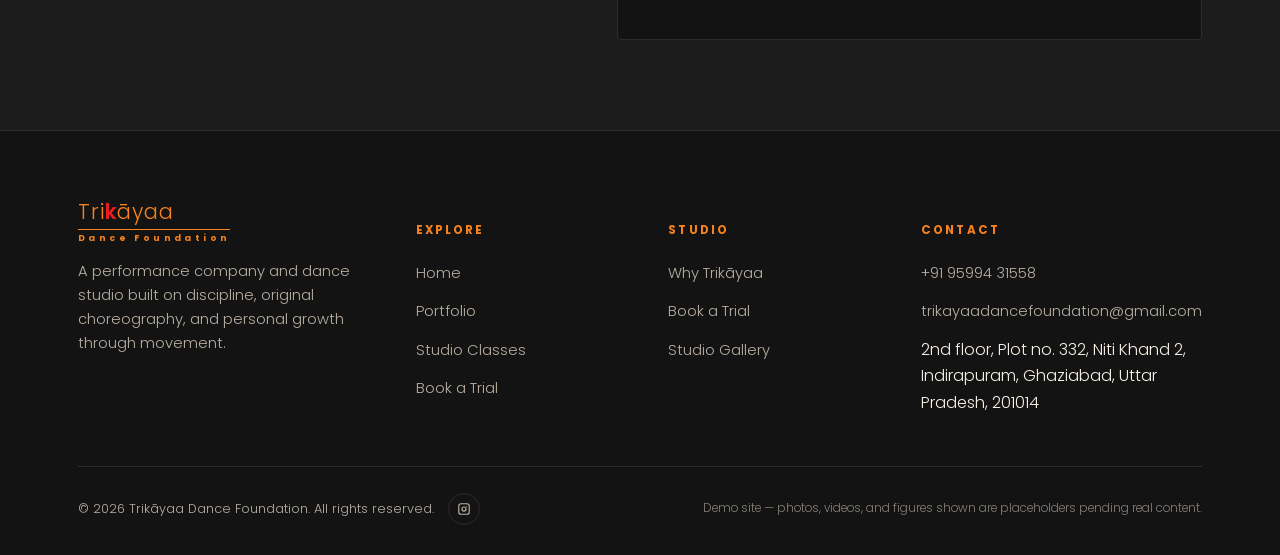
<file: studio.html>
<!DOCTYPE html>
<html lang="en">
<head>
<meta charset="UTF-8">
<meta name="viewport" content="width=device-width, initial-scale=1.0">
<title>Studio Classes | Trikāyaa Dance Foundation</title>
<meta name="description" content="Join Trikāyaa Dance Foundation's studio classes. Book a trial class — open every Sunday.">
<link rel="icon" type="image/svg+xml" href="assets/favicon.svg">
<link rel="preconnect" href="https://fonts.googleapis.com">
<link href="https://fonts.googleapis.com/css2?family=Poppins:wght@300;400;500;600;700&display=swap" rel="stylesheet">
<link rel="stylesheet" href="css/style.css">
</head>
<body>

<header class="site-header">
  <div class="container">
    <a href="index.html" class="logo">
      <span class="logo-mark">Tri<b>k</b>āyaa</span>
      <span class="logo-sub">Dance Foundation</span>
    </a>
    <nav class="nav-links">
      <a href="index.html">Home</a>
      <a href="portfolio.html">Portfolio</a>
      <a href="studio.html" class="active">Studio Classes</a>
      <a href="portfolio.html#book-show">Book a Show</a>
      <a href="studio.html#trial" class="btn btn-primary">Book a Trial</a>
    </nav>
    <button class="nav-toggle" aria-label="Toggle menu"><span></span><span></span><span></span></button>
  </div>
</header>

<section class="page-banner">
  <div class="container">
    <div class="breadcrumb"><a href="index.html">Home</a> / Studio Classes</div>
    <h1>Studio Classes</h1>
    <p>Structured training for every level — plus a trial class open every Sunday, no commitment required.</p>
  </div>
</section>

<section class="bg-black" id="gallery">
  <div class="container">
    <div class="section-head reveal">
      <span class="eyebrow">Inside the Studio</span>
      <h2>Photos from class</h2>
      <p>A look at studio life — from the training floor to the stage.</p>
    </div>
    <div class="media-grid" id="studio-grid">
      <div class="gallery-photo" data-category="studio-life" data-lightbox data-title="Inside the Studio — Family Celebration" data-image="assets/studio-gallery/studio-1.jpeg">
        <img src="assets/studio-gallery/studio-1.jpeg" alt="Trikāyaa studio — students and family celebration" loading="lazy">
      </div>
      <div class="gallery-photo" data-category="kids" data-lightbox data-title="Kids Batch — Studio Celebration" data-image="assets/studio-gallery/studio-2.jpeg">
        <img src="assets/studio-gallery/studio-2.jpeg" alt="Trikāyaa kids batch celebration inside the studio" loading="lazy">
      </div>
      <div class="gallery-photo" data-category="showcase" data-lightbox data-title="Student Showcase — Stage Recital" data-image="assets/studio-gallery/studio-3.jpeg">
        <img src="assets/studio-gallery/studio-3.jpeg" alt="Trikāyaa student showcase stage recital" loading="lazy">
      </div>
      <div class="gallery-photo" data-category="showcase" data-lightbox data-title="Student Showcase — Formation Pose" data-image="assets/studio-gallery/studio-4.jpeg">
        <img src="assets/studio-gallery/studio-4.jpeg" alt="Trikāyaa student showcase formation pose" loading="lazy">
      </div>
      <div class="gallery-photo wide" data-category="showcase" data-lightbox data-title="Student Showcase — Wide Stage View" data-image="assets/studio-gallery/studio-5.jpeg">
        <img src="assets/studio-gallery/studio-5.jpeg" alt="Trikāyaa student showcase wide stage view" loading="lazy">
      </div>
      <div class="gallery-photo" data-category="showcase" data-lightbox data-title="Student Showcase — Dynamic Formation" data-image="assets/studio-gallery/studio-6.jpeg">
        <img src="assets/studio-gallery/studio-6.jpeg" alt="Trikāyaa student showcase dynamic formation" loading="lazy">
      </div>
      <div class="gallery-photo" data-category="showcase" data-lightbox data-title="Student Showcase — Advanced Batch" data-image="assets/studio-gallery/studio-7.jpeg">
        <img src="assets/studio-gallery/studio-7.jpeg" alt="Trikāyaa advanced batch showcase" loading="lazy">
      </div>
      <div class="gallery-photo wide" data-category="showcase" data-lightbox data-title="Anandam Showcase — With Our Directors" data-image="assets/studio-gallery/studio-8.jpeg">
        <img src="assets/studio-gallery/studio-8.jpeg" alt="Trikāyaa Anandam showcase with the foundation's directors" loading="lazy">
      </div>
      <div class="gallery-photo" data-category="showcase" data-lightbox data-title="Anandam Showcase — Guest Felicitation" data-image="assets/studio-gallery/studio-9.jpeg">
        <img src="assets/studio-gallery/studio-9.jpeg" alt="Trikāyaa Anandam showcase guest felicitation" loading="lazy">
      </div>
    </div>
  </div>
</section>

<section class="bg-black" id="why-trikayaa">
  <div class="container">
    <div class="section-head center reveal">
      <span class="eyebrow">Why Trikāyaa</span>
      <h2>What sets us apart</h2>
    </div>
    <div class="feature-grid">
      <div class="feature-item reveal">
        <div class="feature-icon"><svg viewBox="0 0 24 24" fill="none" stroke="#f5811f" stroke-width="1.6"><path d="M12 2l2.4 6.6L21 11l-6.6 2.4L12 20l-2.4-6.6L3 11l6.6-2.4L12 2z"/></svg></div>
        <h4>Professional Course</h4>
        <p>A structured Bharatanatyam curriculum run to a professional standard, not a casual hobby class.</p>
      </div>
      <div class="feature-item reveal">
        <div class="feature-icon"><svg viewBox="0 0 24 24" fill="none" stroke="#f5811f" stroke-width="1.6"><circle cx="12" cy="8" r="3"/><path d="M5 20c0-3.3 3.1-6 7-6s7 2.7 7 6"/></svg></div>
        <h4>Learn From the Best Gurus</h4>
        <p>Train directly under senior, accomplished Gurus with real performance and teaching credentials.</p>
      </div>
      <div class="feature-item reveal">
        <div class="feature-icon"><svg viewBox="0 0 24 24" fill="none" stroke="#f5811f" stroke-width="1.6"><path d="M12 3v3M4.2 6.2l2.1 2.1M20 6.2l-2.1 2.1M3 13h3M18 13h3M7 21l1-4h8l1 4M9 13a3 3 0 116 0c0 2-1.5 2.5-1.5 4h-3c0-1.5-1.5-2-1.5-4z"/></svg></div>
        <h4>Stage Performances at Prestigious Auditoriums</h4>
        <p>Students get real opportunities to perform on prestigious stages, not just in-studio recitals.</p>
      </div>
    </div>
  </div>
</section>

<section class="bg-charcoal" id="trial">
  <div class="container">
    <div class="book-wrap">
      <div class="book-info reveal">
        <span class="eyebrow">Try It Out</span>
        <h2>Book a Trial Class</h2>
        <div class="sunday-strip">
          <span class="dot"></span>
          <span><strong>Trial classes are open every Sunday.</strong> Pick an upcoming date on the right — times shown update automatically based on today's date.</span>
        </div>
        <p class="muted">No experience or long-term commitment needed for your first class. Come in comfortable clothing, arrive 10 minutes early, and we'll take care of the rest.</p>
        <div class="contact-list">
          <div class="row">
            <div class="ic"><svg viewBox="0 0 24 24"><path d="M6.6 10.8c1.4 2.8 3.8 5.2 6.6 6.6l2.2-2.2c.3-.3.7-.4 1-.2 1.1.4 2.3.6 3.6.6.6 0 1 .4 1 1V20c0 .6-.4 1-1 1C10.6 21 3 13.4 3 4c0-.6.4-1 1-1h3.5c.6 0 1 .4 1 1 0 1.3.2 2.5.6 3.6.1.4 0 .8-.2 1l-2.3 2.2z"/></svg></div>
            <div><div class="label">Phone</div><div class="val"><a href="tel:+919599431558">+91 95994 31558</a></div></div>
          </div>
          <div class="row">
            <div class="ic"><svg viewBox="0 0 24 24"><path d="M2 6a2 2 0 012-2h16a2 2 0 012 2v12a2 2 0 01-2 2H4a2 2 0 01-2-2V6zm2 0l8 6 8-6"/></svg></div>
            <div><div class="label">Email</div><div class="val"><a href="mailto:trikayaadancefoundation@gmail.com">trikayaadancefoundation@gmail.com</a></div></div>
          </div>
          <div class="row">
            <div class="ic"><svg viewBox="0 0 24 24"><path d="M12 2a7 7 0 00-7 7c0 5.25 7 13 7 13s7-7.75 7-13a7 7 0 00-7-7zm0 9.5A2.5 2.5 0 1112 6.5a2.5 2.5 0 010 5z"/></svg></div>
            <div><div class="label">Studio Address</div><div class="val">2nd floor, Plot no. 332, Niti Khand 2, Indirapuram, Ghaziabad, Uttar Pradesh, 201014</div></div>
          </div>
        </div>
      </div>
      <div class="form-panel reveal">
        <form data-demo-form>
          <div class="form-row">
            <div class="field"><label for="s-name">Full Name</label><input id="s-name" name="name" type="text" required placeholder="Your name"></div>
            <div class="field"><label for="s-age">Age</label><input id="s-age" name="age" type="number" min="4" max="90" placeholder="e.g. 24"></div>
          </div>
          <div class="form-row">
            <div class="field"><label for="s-email">Email</label><input id="s-email" name="email" type="email" required placeholder="you@example.com"></div>
            <div class="field"><label for="s-phone">Phone</label><input id="s-phone" name="phone" type="tel" required placeholder="+91"></div>
          </div>
          <div class="field">
            <label>Pick a Trial Sunday</label>
            <div class="slot-picker" data-sunday-slots data-time="11:00 AM – 12:00 PM"></div>
            <input type="hidden" name="preferred_slot">
          </div>
          <div class="field">
            <label for="s-message">Anything we should know?</label>
            <textarea id="s-message" name="message" placeholder="Prior dance experience, questions, etc. (optional)"></textarea>
          </div>
          <button type="submit" class="btn btn-red btn-block">Reserve My Trial Slot</button>
          <p class="form-note">This is a demo form — connect it to Formspree, Netlify Forms, or email automation so bookings actually reach the studio.</p>
          <div class="form-success"></div>
        </form>
      </div>
    </div>
  </div>
</section>

<footer>
  <div class="container">
    <div class="footer-grid">
      <div>
        <a href="index.html" class="logo">
          <span class="logo-mark">Tri<b>k</b>āyaa</span>
          <span class="logo-sub">Dance Foundation</span>
        </a>
        <p>A performance company and dance studio built on discipline, original choreography, and personal growth through movement.</p>
      </div>
      <div class="footer-col">
        <h5>Explore</h5>
        <ul>
          <li><a href="index.html">Home</a></li>
          <li><a href="portfolio.html">Portfolio</a></li>
          <li><a href="studio.html">Studio Classes</a></li>
          <li><a href="studio.html#trial">Book a Trial</a></li>
        </ul>
      </div>
      <div class="footer-col">
        <h5>Studio</h5>
        <ul>
          <li><a href="studio.html#why-trikayaa">Why Trikāyaa</a></li>
          <li><a href="studio.html#trial">Book a Trial</a></li>
          <li><a href="studio.html#gallery">Studio Gallery</a></li>
        </ul>
      </div>
      <div class="footer-col">
        <h5>Contact</h5>
        <ul>
          <li><a href="tel:+919599431558">+91 95994 31558</a></li>
          <li><a href="mailto:trikayaadancefoundation@gmail.com">trikayaadancefoundation@gmail.com</a></li>
          <li>2nd floor, Plot no. 332, Niti Khand 2, Indirapuram, Ghaziabad, Uttar Pradesh, 201014</li>
        </ul>
      </div>
    </div>
    <div class="footer-bottom">
      <div class="footer-bottom-left">
        <span>© 2026 Trikāyaa Dance Foundation. All rights reserved.</span>
        <a href="https://www.instagram.com/trikayaadancefoundation" target="_blank" rel="noopener noreferrer" class="footer-social" aria-label="Instagram">
          <svg viewBox="0 0 24 24"><path d="M7 2h10a5 5 0 015 5v10a5 5 0 01-5 5H7a5 5 0 01-5-5V7a5 5 0 015-5zm0 2a3 3 0 00-3 3v10a3 3 0 003 3h10a3 3 0 003-3V7a3 3 0 00-3-3H7zm5 3.5a4.5 4.5 0 110 9 4.5 4.5 0 010-9zm0 2a2.5 2.5 0 100 5 2.5 2.5 0 000-5zm4.8-3.2a1 1 0 110 2 1 1 0 010-2z"/></svg>
        </a>
      </div>
      <span class="disclaimer">Demo site — photos, videos, and figures shown are placeholders pending real content.</span>
    </div>
  </div>
</footer>

<div class="lightbox" id="lightbox">
  <div class="lightbox-card">
    <button class="lightbox-close" data-lightbox-close>&times;</button>
    <img id="lightbox-img" alt="">
    <video id="lightbox-video" controls playsinline></video>
    <div class="ph-icon-lg"><svg viewBox="0 0 24 24"><path d="M9 3l-1.5 2H4a2 2 0 00-2 2v11a2 2 0 002 2h16a2 2 0 002-2V7a2 2 0 00-2-2h-3.5L15 3H9zm3 5a5 5 0 110 10 5 5 0 010-10zm0 2a3 3 0 100 6 3 3 0 000-6z"/></svg></div>
    <h3 id="lightbox-title">Media Placeholder</h3>
    <p id="lightbox-body" class="muted"></p>
  </div>
</div>

<script src="js/main.js"></script>
</body>
</html>
</file>
<file: css/style.css>
/* ==========================================================================
   Trikayaa Dance Foundation — stylesheet
   Brand colors sampled from the foundation's logo artwork.
   ========================================================================== */

:root {
  --black: #0a0a0a;
  --black-soft: #131313;
  --charcoal: #1c1c1c;
  --charcoal-light: #262626;
  --line: #2e2b28;
  --orange: #f5811f;
  --orange-light: #ff9e4d;
  --red: #ed1c24;
  --cream: #f7f1e8;
  --white: #fdfcfa;
  --muted: #b8afa4;

  --font-display: 'Poppins', 'Segoe UI', sans-serif;
  --font-body: 'Poppins', 'Segoe UI', sans-serif;

  --container: 1180px;
  --radius: 4px;
}

* { box-sizing: border-box; }

html { scroll-behavior: smooth; }

body {
  margin: 0;
  background: var(--black);
  color: var(--cream);
  font-family: var(--font-body);
  font-weight: 300;
  line-height: 1.65;
  -webkit-font-smoothing: antialiased;
}

img { max-width: 100%; display: block; }

a { color: inherit; text-decoration: none; }

.container {
  max-width: var(--container);
  margin: 0 auto;
  padding: 0 28px;
}

h1, h2, h3, h4 {
  font-family: var(--font-display);
  font-weight: 500;
  margin: 0 0 .5em;
  color: var(--white);
  letter-spacing: .01em;
}

.eyebrow {
  display: inline-block;
  font-size: .78rem;
  letter-spacing: .28em;
  text-transform: uppercase;
  color: var(--orange);
  font-weight: 600;
  margin-bottom: 14px;
}

.section-head {
  max-width: 640px;
  margin: 0 0 48px;
}
.section-head.center { margin-left: auto; margin-right: auto; text-align: center; }
.section-head p { color: var(--muted); font-size: 1.02rem; }

section { padding: 90px 0; }
.section-tight { padding: 60px 0; }

.bg-charcoal { background: var(--charcoal); }
.bg-black { background: var(--black); }
.bg-cream { background: var(--cream); color: var(--black-soft); }
.bg-cream h1, .bg-cream h2, .bg-cream h3, .bg-cream h4 { color: var(--black-soft); }
.bg-cream .muted { color: #6b6157; }

.muted { color: var(--muted); }

/* ---------- Buttons ---------- */
.btn {
  display: inline-flex;
  align-items: center;
  gap: 10px;
  padding: 15px 32px;
  border-radius: var(--radius);
  font-size: .82rem;
  font-weight: 600;
  letter-spacing: .14em;
  text-transform: uppercase;
  border: 1px solid transparent;
  cursor: pointer;
  transition: all .25s ease;
  white-space: nowrap;
}
.btn-primary { background: var(--orange); color: var(--black); }
.btn-primary:hover { background: var(--orange-light); transform: translateY(-2px); }
.btn-outline { border-color: var(--orange); color: var(--orange); background: transparent; }
.btn-outline:hover { background: var(--orange); color: var(--black); transform: translateY(-2px); }
.btn-outline.on-light { border-color: var(--black-soft); color: var(--black-soft); }
.btn-outline.on-light:hover { background: var(--black-soft); color: var(--white); }
.btn-red { background: var(--red); color: var(--white); }
.btn-red:hover { background: #ff3b42; transform: translateY(-2px); }
.btn-block { width: 100%; justify-content: center; }
.btn[disabled] { opacity: .55; cursor: not-allowed; transform: none !important; }

/* ---------- Logo ---------- */
.logo { display: inline-flex; flex-direction: column; line-height: 1; }
.logo .logo-mark {
  font-family: var(--font-display);
  font-weight: 300;
  font-size: 1.55rem;
  letter-spacing: .04em;
  color: var(--orange);
}
.logo .logo-mark b { color: var(--red); font-weight: 600; }
.logo .logo-sub {
  margin-top: 6px;
  font-size: .56rem;
  font-weight: 700;
  letter-spacing: .38em;
  color: var(--orange);
  border-top: 1px solid var(--orange);
  padding-top: 4px;
}
footer .logo .logo-mark { font-size: 1.3rem; }

/* ---------- Header ---------- */
.site-header {
  position: fixed;
  top: 0; left: 0; right: 0;
  z-index: 100;
  padding: 18px 0;
  background: rgba(10,10,10,.94);
  border-bottom: 1px solid rgba(245,129,31,.15);
  transition: background .3s ease;
}
.site-header .container { display: flex; align-items: center; justify-content: space-between; }

.nav-links { display: flex; align-items: center; gap: 38px; }
.nav-links a {
  font-size: .8rem;
  letter-spacing: .12em;
  text-transform: uppercase;
  font-weight: 500;
  color: var(--cream);
  position: relative;
  padding: 4px 0;
}
.nav-links a::after {
  content: '';
  position: absolute; left: 0; bottom: -2px;
  width: 0; height: 1px;
  background: var(--orange);
  transition: width .25s ease;
}
.nav-links a:hover::after, .nav-links a.active::after { width: 100%; }
.nav-links a.active { color: var(--orange); }
.nav-links .btn { margin-left: 6px; }

.nav-toggle {
  display: none;
  flex-direction: column;
  gap: 5px;
  background: none;
  border: none;
  cursor: pointer;
  padding: 6px;
}
.nav-toggle span { width: 24px; height: 2px; background: var(--orange); display: block; }

/* ---------- Hero ---------- */
.hero {
  position: relative;
  min-height: 100vh;
  display: flex;
  align-items: center;
  overflow: hidden;
  background:
    radial-gradient(ellipse 60% 50% at 50% 0%, rgba(245,129,31,.16), transparent 60%),
    radial-gradient(ellipse 50% 40% at 85% 100%, rgba(237,28,36,.14), transparent 60%),
    var(--black);
}
.hero::before {
  content: '';
  position: absolute; inset: 0;
  background-image:
    linear-gradient(rgba(245,129,31,.05) 1px, transparent 1px),
    linear-gradient(90deg, rgba(245,129,31,.05) 1px, transparent 1px);
  background-size: 46px 46px;
  mask-image: radial-gradient(ellipse 70% 60% at 50% 40%, black, transparent 75%);
  pointer-events: none;
}
.hero-inner {
  position: relative;
  z-index: 2;
  text-align: center;
  margin: 0 auto;
  min-height: 760px;
  display: flex;
  flex-direction: column;
  justify-content: space-between;
  padding: 150px 40px 60px;
  background-image:
    radial-gradient(ellipse 90% 85% at 50% 34%, rgba(10,10,10,0) 50%, rgba(10,10,10,.5) 85%, var(--black) 100%),
    linear-gradient(to bottom, rgba(10,10,10,0) 0%, rgba(10,10,10,0) 40%, rgba(10,10,10,.9) 75%, var(--black) 100%),
    url('../assets/hero-background_new.jpeg');
  background-size: cover;
  background-position: center 20%;
  background-repeat: no-repeat;
}
.hero .btn-outline { background: rgba(10,10,10,.55); }
.hero-tagline {
  max-width: 300px;
  margin: 0;
  text-align: left;
  font-size: 1.1rem;
  font-weight: 300;
  line-height: 1.6;
  color: var(--white);
  text-shadow: 0 2px 8px rgba(0,0,0,.85), 0 10px 26px rgba(0,0,0,.6);
}
.hero-bottom { display: flex; flex-direction: column; }
.hero-cta { display: flex; gap: 18px; justify-content: center; flex-wrap: wrap; }
.hero-stats {
  display: grid;
  grid-template-columns: repeat(4, 1fr);
  max-width: 820px;
  margin: 44px auto 0;
  border-top: 1px solid var(--line);
  padding-top: 34px;
}
.hero-stats div { text-align: center; }
.hero-stats .num { font-size: 2rem; font-family: var(--font-display); color: var(--orange); font-weight: 600; }
.hero-stats .label { font-size: .72rem; letter-spacing: .16em; text-transform: uppercase; color: var(--muted); margin-top: 4px; }

.page-banner {
  position: relative;
  padding: 170px 0 80px;
  text-align: center;
  background:
    radial-gradient(ellipse 60% 70% at 50% 0%, rgba(245,129,31,.14), transparent 65%),
    var(--black);
  border-bottom: 1px solid var(--line);
}
.page-banner h1 { font-size: clamp(2.2rem, 4.4vw, 3.4rem); font-weight: 300; }
.page-banner p { max-width: 560px; margin: 0 auto; color: var(--muted); }
.breadcrumb { font-size: .75rem; letter-spacing: .18em; text-transform: uppercase; color: var(--muted); margin-bottom: 18px; }
.breadcrumb a { color: var(--orange); }

/* ---------- Directors (home) ---------- */
.director-row {
  display: flex;
  align-items: center;
  gap: 60px;
  margin-bottom: 80px;
}
.director-row:last-child { margin-bottom: 0; }
.director-row.reverse { flex-direction: row-reverse; }
.director-photo { flex: 0 0 320px; }
.director-photo .placeholder { aspect-ratio: 3/4; }
.director-photo img {
  width: 100%;
  aspect-ratio: 3/4;
  object-fit: cover;
  object-position: top;
  border: 1px solid var(--line);
  border-radius: var(--radius);
}
.director-bio { flex: 1; text-align: left; }
.director-bio .tag { display: block; color: var(--orange); font-size: .75rem; letter-spacing: .22em; text-transform: uppercase; font-weight: 600; margin-bottom: 14px; }
.director-bio h3 { font-size: 1.7rem; margin-bottom: 18px; }
.director-bio p { color: var(--muted); line-height: 1.8; }

/* ---------- Pillars (home) ---------- */
.pillars { display: grid; grid-template-columns: 1fr 1fr; gap: 30px; }
.pillar-card {
  position: relative;
  border: 1px solid var(--line);
  background: var(--black-soft);
  padding: 40px 36px;
  display: flex;
  flex-direction: column;
  gap: 18px;
  transition: border-color .25s ease, transform .25s ease;
}
.pillar-card:hover { border-color: var(--orange); transform: translateY(-4px); }
.pillar-card .tag { color: var(--orange); font-size: .75rem; letter-spacing: .22em; text-transform: uppercase; font-weight: 600; }
.pillar-card h3 { font-size: 1.7rem; }
.pillar-card p { color: var(--muted); flex-grow: 1; }
.pillar-thumb { aspect-ratio: 16/10; margin-bottom: 6px; overflow: hidden; border-radius: var(--radius); }
.pillar-thumb img { width: 100%; height: 100%; object-fit: cover; object-position: center top; display: block; }

/* ---------- Feature grid ---------- */
.feature-grid { display: grid; grid-template-columns: repeat(3, 1fr); gap: 34px; }
.feature-item { text-align: center; padding: 0 10px; }
.feature-icon {
  width: 62px; height: 62px; margin: 0 auto 20px;
  border: 1px solid var(--orange);
  border-radius: 50%;
  display: flex; align-items: center; justify-content: center;
}
.feature-icon svg { width: 26px; height: 26px; }
.feature-item h4 { font-size: 1.1rem; }
.feature-item p { color: var(--muted); font-size: .95rem; }

/* ---------- Placeholder media tiles ---------- */
.placeholder {
  position: relative;
  overflow: hidden;
  border-radius: var(--radius);
  display: flex;
  align-items: center;
  justify-content: center;
  aspect-ratio: 4/5;
  cursor: pointer;
  isolation: isolate;
}
.placeholder::before {
  content: '';
  position: absolute; inset: 0;
  background:
    radial-gradient(circle at 30% 20%, rgba(255,255,255,.10), transparent 55%),
    repeating-linear-gradient(135deg, rgba(255,255,255,.035) 0 2px, transparent 2px 26px);
  z-index: 1;
}
.placeholder::after {
  content: '';
  position: absolute;
  width: 220%; height: 220%;
  border: 1px solid rgba(255,255,255,.08);
  border-radius: 50%;
  z-index: 1;
}
.placeholder.tone-orange { background: linear-gradient(150deg, #2a1608, var(--black) 60%); }
.placeholder.tone-red { background: linear-gradient(150deg, #2a0b0c, var(--black) 60%); }
.placeholder.tone-charcoal { background: linear-gradient(150deg, var(--charcoal-light), var(--black) 65%); }
.placeholder.tone-orange2 { background: linear-gradient(150deg, #1d1006, var(--charcoal) 70%); }

.placeholder .ph-content {
  position: relative; z-index: 2;
  text-align: center;
  padding: 18px;
}
.placeholder .ph-icon {
  width: 46px; height: 46px; margin: 0 auto 14px;
  border: 1px solid rgba(255,255,255,.35);
  border-radius: 50%;
  display: flex; align-items: center; justify-content: center;
  background: rgba(0,0,0,.25);
  transition: transform .25s ease, background .25s ease;
}
.placeholder:hover .ph-icon { transform: scale(1.1); background: var(--orange); border-color: var(--orange); }
.placeholder .ph-icon svg { width: 18px; height: 18px; fill: var(--white); }
.placeholder .ph-label {
  font-size: .68rem;
  letter-spacing: .12em;
  text-transform: uppercase;
  color: var(--muted);
}
.placeholder .ph-title {
  font-size: .92rem;
  color: var(--white);
  margin-top: 4px;
  font-weight: 500;
}
.placeholder.video .ph-icon { background: rgba(237,28,36,.85); border-color: var(--red); }
.placeholder.video:hover .ph-icon { background: var(--red); }

.media-grid {
  display: grid;
  grid-template-columns: repeat(4, 1fr);
  gap: 18px;
}
.media-grid .placeholder:nth-child(3n+1) { aspect-ratio: 3/4; }
.media-grid .wide { grid-column: span 2; aspect-ratio: 16/10; }

.gallery-photo {
  position: relative;
  overflow: hidden;
  border-radius: var(--radius);
  cursor: pointer;
  aspect-ratio: 4/5;
}
.gallery-photo img {
  width: 100%; height: 100%;
  object-fit: cover;
  object-position: top;
  display: block;
  transition: transform .4s ease;
}
.gallery-photo::after {
  content: '';
  position: absolute; inset: 0;
  background: rgba(10,10,10,0);
  transition: background .25s ease;
}
.gallery-photo:hover img { transform: scale(1.06); }
.gallery-photo:hover::after { background: rgba(10,10,10,.15); }

.gallery-video {
  position: relative;
  overflow: hidden;
  border-radius: var(--radius);
  cursor: pointer;
  aspect-ratio: 16/10;
}
.gallery-video img {
  width: 100%; height: 100%;
  object-fit: cover;
  display: block;
  transition: transform .4s ease;
}
.gallery-video::after {
  content: '';
  position: absolute; inset: 0;
  background: rgba(10,10,10,.3);
  transition: background .25s ease;
}
.gallery-video:hover img { transform: scale(1.06); }
.gallery-video:hover::after { background: rgba(10,10,10,.45); }
.gallery-video .play-badge {
  position: absolute; top: 50%; left: 50%;
  transform: translate(-50%, -50%);
  width: 56px; height: 56px; z-index: 2;
  border-radius: 50%;
  background: rgba(237,28,36,.88);
  border: 1px solid var(--red);
  display: flex; align-items: center; justify-content: center;
  transition: background .25s ease, transform .25s ease;
}
.gallery-video .play-badge svg { width: 20px; height: 20px; fill: var(--white); margin-left: 3px; }
.gallery-video:hover .play-badge { background: var(--red); transform: translate(-50%, -50%) scale(1.08); }

.filter-bar { display: flex; gap: 10px; flex-wrap: wrap; margin-bottom: 34px; }
.filter-btn {
  padding: 9px 20px;
  border: 1px solid var(--line);
  background: transparent;
  color: var(--muted);
  font-size: .72rem;
  letter-spacing: .14em;
  text-transform: uppercase;
  border-radius: 999px;
  cursor: pointer;
  transition: all .2s ease;
}
.filter-btn:hover { border-color: var(--orange); color: var(--orange); }
.filter-btn.active { background: var(--orange); border-color: var(--orange); color: var(--black); }

/* ---------- Booking / contact forms ---------- */
.book-wrap {
  display: grid;
  grid-template-columns: .9fr 1.1fr;
  gap: 60px;
  align-items: start;
}
.book-info h2 { font-size: 2rem; }
.book-info .contact-list { margin-top: 30px; display: flex; flex-direction: column; gap: 18px; }
.book-info .contact-list .row { display: flex; gap: 14px; align-items: flex-start; }
.book-info .contact-list .ic {
  width: 38px; height: 38px; flex-shrink: 0;
  border: 1px solid var(--orange); border-radius: 50%;
  display: flex; align-items: center; justify-content: center;
}
.book-info .contact-list .ic svg { width: 16px; height: 16px; fill: var(--orange); }
.book-info .contact-list .label { font-size: .72rem; letter-spacing: .12em; text-transform: uppercase; color: var(--muted); }
.book-info .contact-list .val { color: var(--white); font-size: .98rem; }
.social-row { display: flex; gap: 12px; margin-top: 28px; }
.social-row a {
  width: 40px; height: 40px; border: 1px solid var(--line); border-radius: 50%;
  display: flex; align-items: center; justify-content: center;
  transition: all .2s ease;
}
.social-row a:hover { border-color: var(--orange); background: var(--orange); }
.social-row a svg { width: 16px; height: 16px; fill: var(--cream); }
.social-row a:hover svg { fill: var(--black); }

.form-panel {
  background: var(--black-soft);
  border: 1px solid var(--line);
  padding: 42px;
  border-radius: var(--radius);
}
.form-row { display: grid; grid-template-columns: 1fr 1fr; gap: 18px; }
.field { margin-bottom: 20px; }
.field label {
  display: block; font-size: .72rem; letter-spacing: .12em; text-transform: uppercase;
  color: var(--muted); margin-bottom: 8px;
}
.field input, .field select, .field textarea {
  width: 100%;
  background: var(--black);
  border: 1px solid var(--line);
  color: var(--white);
  padding: 13px 14px;
  font-family: var(--font-body);
  font-size: .95rem;
  border-radius: var(--radius);
  transition: border-color .2s ease;
}
.field input:focus, .field select:focus, .field textarea:focus { outline: none; border-color: var(--orange); }
.field textarea { resize: vertical; min-height: 100px; }

.slot-picker { display: flex; flex-wrap: wrap; gap: 10px; margin-bottom: 22px; }
.slot-btn {
  flex: 1 1 calc(50% - 10px);
  padding: 13px 10px;
  border: 1px solid var(--line);
  background: var(--black);
  color: var(--cream);
  border-radius: var(--radius);
  cursor: pointer;
  font-size: .82rem;
  text-align: center;
  transition: all .2s ease;
}
.slot-btn small { display: block; color: var(--muted); font-size: .7rem; margin-top: 3px; }
.slot-btn:hover { border-color: var(--orange); }
.slot-btn.selected { background: var(--orange); border-color: var(--orange); color: var(--black); }
.slot-btn.selected small { color: rgba(0,0,0,.65); }

.form-note { font-size: .8rem; color: var(--muted); margin-top: 14px; }
.form-success {
  display: none;
  border: 1px solid var(--orange);
  background: rgba(245,129,31,.08);
  padding: 20px 22px;
  border-radius: var(--radius);
  margin-top: 20px;
  font-size: .92rem;
}
.form-success.show { display: block; }
.form-success b { color: var(--orange); }

.sunday-strip {
  display: flex; align-items: center; gap: 14px; flex-wrap: wrap;
  background: rgba(245,129,31,.08);
  border: 1px solid rgba(245,129,31,.3);
  padding: 16px 22px;
  border-radius: var(--radius);
  margin-bottom: 40px;
}
.sunday-strip .dot { width: 9px; height: 9px; border-radius: 50%; background: var(--orange); flex-shrink: 0; box-shadow: 0 0 0 4px rgba(245,129,31,.18); }
.sunday-strip strong { color: var(--orange); }

/* ---------- CTA band ---------- */
.cta-band {
  text-align: center;
  padding: 90px 0;
  background: linear-gradient(120deg, #201207, var(--black) 55%, #1c0a0b);
  border-top: 1px solid var(--line);
  border-bottom: 1px solid var(--line);
}
.cta-band h2 { font-size: clamp(1.8rem, 3.4vw, 2.6rem); max-width: 640px; margin: 0 auto 14px; }
.cta-band p { color: var(--muted); max-width: 520px; margin: 0 auto 34px; }
.cta-actions { display: flex; gap: 16px; justify-content: center; flex-wrap: wrap; }

/* ---------- Footer ---------- */
footer { background: var(--black-soft); border-top: 1px solid var(--line); padding: 70px 0 30px; }
.footer-grid { display: grid; grid-template-columns: 1.4fr 1fr 1fr 1.2fr; gap: 40px; margin-bottom: 50px; }
.footer-grid p { color: var(--muted); font-size: .92rem; max-width: 280px; margin-top: 16px; }
.footer-col h5 { font-size: .74rem; letter-spacing: .18em; text-transform: uppercase; color: var(--orange); margin-bottom: 20px; }
.footer-col ul { list-style: none; padding: 0; margin: 0; display: flex; flex-direction: column; gap: 12px; }
.footer-col ul a { color: var(--muted); font-size: .92rem; }
.footer-col ul a:hover { color: var(--orange); }
.footer-bottom {
  border-top: 1px solid var(--line);
  padding-top: 26px;
  display: flex; justify-content: space-between; align-items: center; flex-wrap: wrap; gap: 12px;
  font-size: .8rem; color: var(--muted);
}
.footer-bottom .disclaimer { font-size: .74rem; opacity: .7; max-width: 640px; }
.footer-bottom-left { display: flex; align-items: center; gap: 14px; flex-wrap: wrap; }
.footer-social {
  width: 32px; height: 32px; border: 1px solid var(--line); border-radius: 50%;
  display: flex; align-items: center; justify-content: center;
  flex-shrink: 0; transition: all .2s ease;
}
.footer-social:hover { border-color: var(--orange); background: var(--orange); }
.footer-social svg { width: 14px; height: 14px; fill: var(--muted); transition: fill .2s ease; }
.footer-social:hover svg { fill: var(--black); }

/* ---------- Lightbox ---------- */
.lightbox {
  position: fixed; inset: 0; z-index: 1000;
  background: rgba(6,6,6,.94);
  display: none;
  align-items: center; justify-content: center;
  padding: 40px;
}
.lightbox.open { display: flex; }
.lightbox-card {
  max-width: 560px; width: 100%;
  background: var(--black-soft);
  border: 1px solid var(--orange);
  padding: 50px 40px;
  text-align: center;
  border-radius: var(--radius);
  position: relative;
  transition: max-width .2s ease;
}
.lightbox-card.has-image { max-width: 860px; padding: 24px 24px 28px; }
#lightbox-img {
  display: none;
  width: 100%;
  max-height: 74vh;
  object-fit: contain;
  border-radius: var(--radius);
  margin-bottom: 18px;
}
#lightbox-video {
  display: none;
  width: 100%;
  max-height: 74vh;
  border-radius: var(--radius);
  margin-bottom: 18px;
  background: var(--black);
}
.lightbox-close {
  position: absolute; top: 16px; right: 16px;
  width: 34px; height: 34px;
  border: 1px solid var(--line);
  background: transparent; color: var(--cream);
  border-radius: 50%; cursor: pointer;
  font-size: 1.1rem; line-height: 1;
}
.lightbox-close:hover { border-color: var(--orange); color: var(--orange); }
.lightbox .ph-icon-lg {
  width: 70px; height: 70px; margin: 0 auto 22px;
  border: 1px solid var(--orange); border-radius: 50%;
  display: flex; align-items: center; justify-content: center;
}
.lightbox .ph-icon-lg svg { width: 28px; height: 28px; fill: var(--orange); }

/* ---------- Utilities ---------- */
.mt-0 { margin-top: 0; }
.text-center { text-align: center; }
.reveal { opacity: 0; transform: translateY(24px); transition: opacity .6s ease, transform .6s ease; }
.reveal.visible { opacity: 1; transform: translateY(0); }

/* ---------- Responsive ---------- */
@media (max-width: 980px) {
  .director-row, .director-row.reverse { flex-direction: column; gap: 30px; margin-bottom: 60px; }
  .director-photo { flex: none; width: 100%; max-width: 320px; }
  .director-bio { text-align: center; }
  .pillars { grid-template-columns: 1fr; }
  .feature-grid { grid-template-columns: 1fr; gap: 46px; }
  .media-grid { grid-template-columns: repeat(2, 1fr); }
  .media-grid .wide { grid-column: span 2; }
  .book-wrap { grid-template-columns: 1fr; }
  .footer-grid { grid-template-columns: 1fr 1fr; }
  .hero-stats { grid-template-columns: repeat(2, 1fr); row-gap: 28px; }
}
@media (max-width: 720px) {
  .nav-links { position: fixed; top: 68px; left: 0; right: 0; bottom: 0; background: var(--black); flex-direction: column; justify-content: flex-start; padding: 40px 28px; gap: 26px; transform: translateX(100%); transition: transform .3s ease; z-index: 150; }
  .nav-links.open { transform: translateX(0); }
  .nav-toggle { display: flex; }
  .media-grid { grid-template-columns: repeat(2, 1fr); }
  .form-row { grid-template-columns: 1fr; }
  .footer-grid { grid-template-columns: 1fr; gap: 34px; }
  .slot-btn { flex: 1 1 100%; }
  .hero-inner { min-height: 520px; padding: 110px 24px 40px; background-position: center 22%; }
}
</file>
